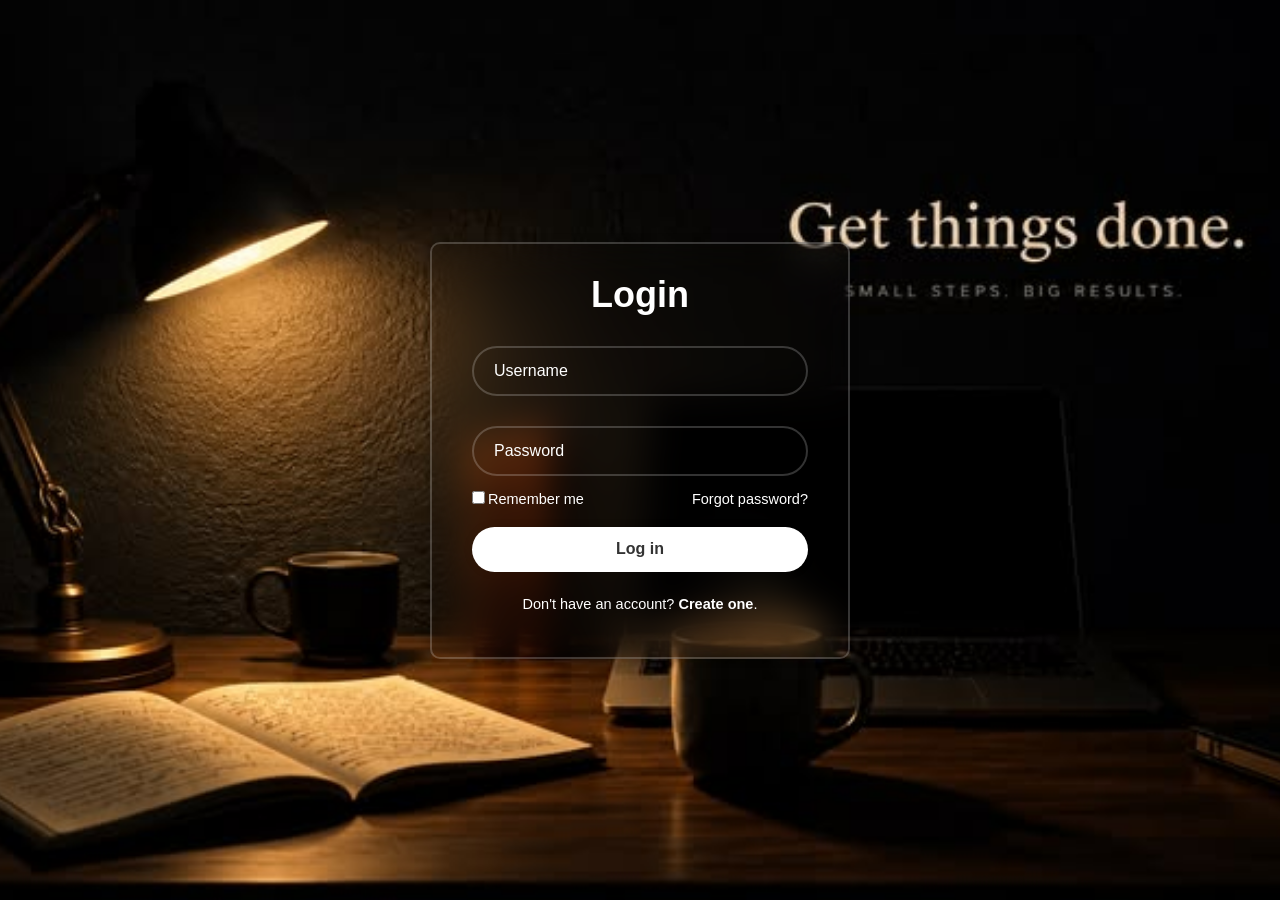
<file: html/index.html>
<!doctype html>
<html lang="en">
  <head>
    <meta charset="UTF-8" />
    <meta name="viewport" content="width=device-width, initial-scale=1.0" />
    <title>StudentHub</title>
    <link rel="stylesheet" href="/css/index.css" />
    <link
      href="https://cdn.boxicons.com/3.0.8/fonts/basic/boxicons.min.css"
      rel="stylesheet"
    />
  </head>
  <body>
    <div class="wrapper">
      <form action="/html/home.html">
        <h1>Login</h1>
        <div class="input-box">
          <input type="text" placeholder="Username" />
          <i class="bx bx-user"></i>
        </div>
        <div class="input-box">
          <input type="password" placeholder="Password" />
          <i class="bx bx-lock"></i>
        </div>
        <div class="remember-forgot">
          <label><input type="checkbox" />Remember me</label>
          <a href="#">Forgot password?</a>
        </div>
        <div class="register-link">
          <button type="submit" class="btn">Log in</button>
          <p>Don't have an account? <a href="create.html">Create one</a>.</p>
        </div>
      </form>
    </div>
  </body>
</html>
</file>
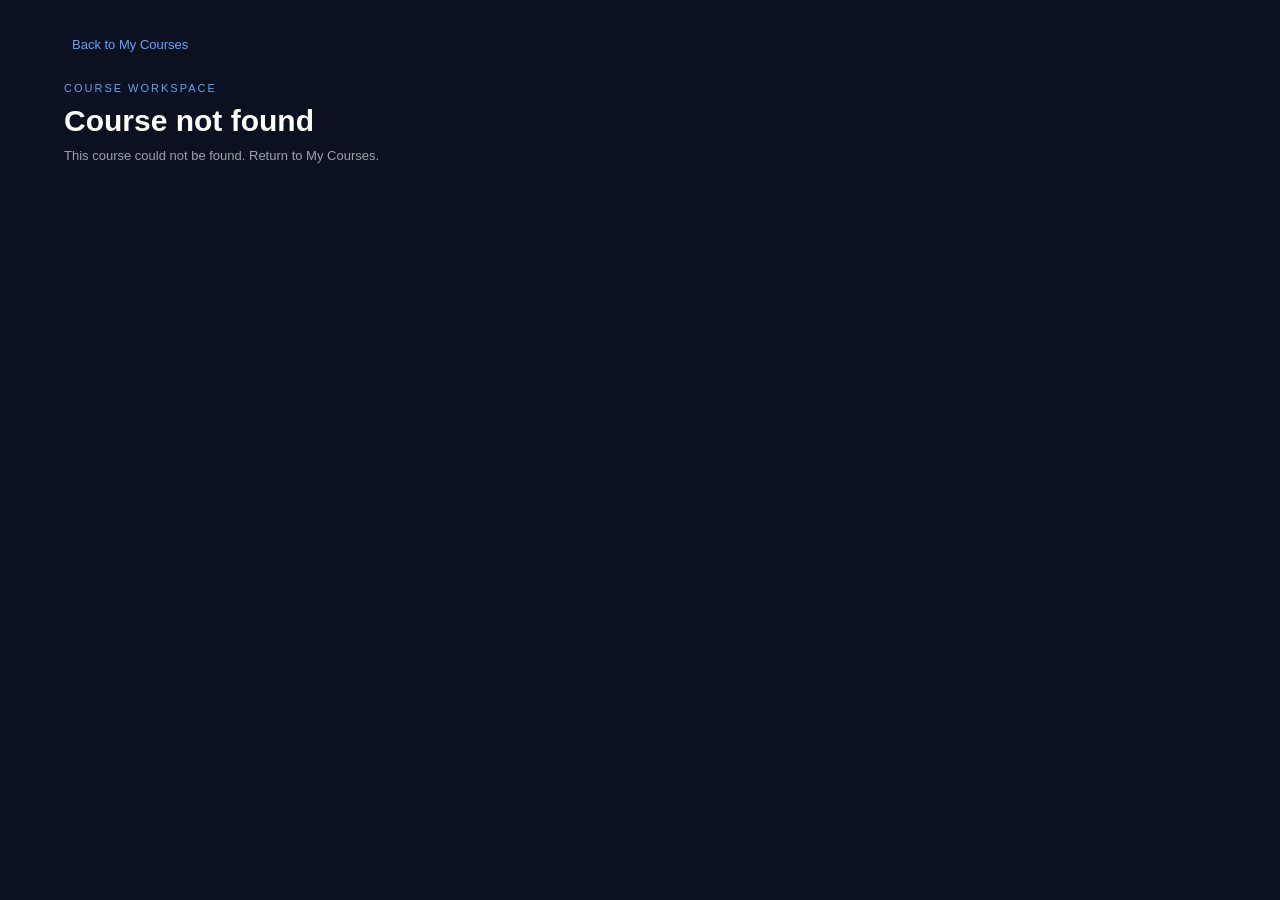
<file: html/course.html>
<!doctype html>
<html lang="en">
  <head>
    <meta charset="UTF-8" />
    <meta name="viewport" content="width=device-width, initial-scale=1.0" />
    <title>Course Workspace | Study Portal</title>

    <link rel="stylesheet" href="/css/course.css" />
    <link
      rel="stylesheet"
      href="https://cdn.boxicons.com/3.0.8/fonts/basic/boxicons.min.css"
    />
  </head>

  <body>
    <header class="workspace-header">
      <a href="/html/courses.html" class="back-link">
        <i class="bx bx-arrow-back"></i>
        Back to My Courses
      </a>

      <div class="course-heading">
        <p>COURSE WORKSPACE</p>
        <h1 id="workspaceCourseName">Loading course...</h1>
        <span id="workspaceCourseDetails"></span>
      </div>
    </header>

    <main>
      <!-- COURSE OVERVIEW -->
      <section class="workspace-overview">
        <div class="overview-card">
          <div class="overview-icon">
            <i class="bx bx-book-open"></i>
          </div>
          <div>
            <p>Course Progress</p>
            <h2 id="workspaceProgress">0%</h2>
          </div>
        </div>

        <div class="overview-card">
          <div class="overview-icon">
            <i class="bx bx-folder"></i>
          </div>
          <div>
            <p>Study Materials</p>
            <h2 id="resourceCount">0</h2>
          </div>
        </div>

        <div class="overview-card">
          <div class="overview-icon">
            <i class="bx bx-task"></i>
          </div>
          <div>
            <p>Assignments</p>
            <h2 id="assignmentCount">0</h2>
          </div>
        </div>

        <div class="overview-card">
          <div class="overview-icon">
            <i class="bx bx-calendar"></i>
          </div>
          <div>
            <p>Upcoming Deadlines</p>
            <h2 id="deadlineCount">0</h2>
          </div>
        </div>
      </section>

      <!-- STUDY MATERIALS -->
      <section class="workspace-section">
        <div class="section-heading">
          <div>
            <h2>Study Materials</h2>
            <p>Upload your files or save useful online resources.</p>
          </div>
        </div>

        <div class="workspace-grid">
          <!-- UPLOAD FILE -->
          <div class="workspace-panel">
            <h3><i class="bx bx-upload"></i> Upload a File</h3>
            <p class="panel-description">
              Add PDFs, Word documents, presentations and other study files.
            </p>

            <form id="fileResourceForm">
              <div class="form-group">
                <label for="resourceFile">Choose a file</label>
                <input
                  type="file"
                  id="resourceFile"
                  accept=".pdf,.doc,.docx,.ppt,.pptx,.xls,.xlsx,.txt"
                  required
                />
              </div>

              <div class="form-group">
                <label for="fileResourceCategory">Resource Category</label>
                <select id="fileResourceCategory" required>
                  <option value="Lecture Notes">Lecture Notes</option>
                  <option value="Textbooks">Textbooks</option>
                  <option value="Presentations">Presentations</option>
                  <option value="Videos">Videos</option>
                  <option value="Past Papers">Past Papers</option>
                  <option value="Other Resources">Other Resources</option>
                </select>
              </div>

              <button type="submit" class="primary-btn">
                <i class="bx bx-upload"></i>
                Upload File
              </button>
            </form>
          </div>

          <!-- ADD EXTERNAL LINK -->
          <div class="workspace-panel">
            <h3><i class="bx bx-link"></i> Add a Resource Link</h3>
            <p class="panel-description">
              Save links to websites, videos and online documents.
            </p>

            <form id="linkResourceForm">
              <div class="form-group">
                <label for="resourceTitle">Resource Name</label>
                <input
                  type="text"
                  id="resourceTitle"
                  placeholder="e.g. IFRS 18 Lecture"
                  required
                />
              </div>

              <div class="form-group">
                <label for="resourceUrl">Resource URL</label>
                <input
                  type="url"
                  id="resourceUrl"
                  placeholder="https://example.com"
                  required
                />
              </div>
              <div class="form-group">
                <label for="linkResourceCategory">Resource Category</label>
                <select id="linkResourceCategory" required>
                  <option value="Lecture Notes">Lecture Notes</option>
                  <option value="Textbooks">Textbooks</option>
                  <option value="Presentations">Presentations</option>
                  <option value="Videos">Videos</option>
                  <option value="Past Papers">Past Papers</option>
                  <option value="Other Resources">Other Resources</option>
                </select>
              </div>

              <button type="submit" class="primary-btn">
                <i class="bx bx-link"></i>
                Save Link
              </button>
            </form>
          </div>
        </div>

        <div class="resource-list">
          <h3>Your Resources</h3>

          <!-- RESOURCE SEARCH -->
          <div class="resource-toolbar">
            <input
              type="search"
              id="resourceSearch"
              placeholder="Search your resources..."
            />

            <select id="resourceCategoryFilter">
              <option value="All">All Categories</option>
              <option value="Lecture Notes">Lecture Notes</option>
              <option value="Textbooks">Textbooks</option>
              <option value="Presentations">Presentations</option>
              <option value="Videos">Videos</option>
              <option value="Past Papers">Past Papers</option>
              <option value="Other Resources">Other Resources</option>
            </select>
            <select id="resourceSort">
              <option value="newest">Newest First</option>
              <option value="oldest">Oldest First</option>
              <option value="az">Name (A–Z)</option>
              <option value="za">Name (Z–A)</option>
            </select>
          </div>

          <div id="resourcesContainer" class="item-list">
            <p class="empty-message">No resources added yet.</p>
          </div>
        </div>
      </section>

      <!-- ASSIGNMENTS -->
      <section class="workspace-section">
        <div class="section-heading">
          <div>
            <h2>Assignments</h2>
            <p>Keep track of your course tasks.</p>
          </div>
        </div>

        <div class="workspace-panel">
          <form id="assignmentForm">
            <div class="form-grid">
              <div class="form-group">
                <label for="assignmentTitle">Assignment Name</label>
                <input
                  type="text"
                  id="assignmentTitle"
                  placeholder="e.g. Accounting Assignment 1"
                  required
                />
              </div>

              <div class="form-group">
                <label for="assignmentDueDate">Due Date</label>
                <input type="date" id="assignmentDueDate" required />
              </div>
            </div>

            <div class="form-group">
              <label for="assignmentDescription">Description</label>
              <textarea
                id="assignmentDescription"
                rows="3"
                placeholder="Add assignment instructions..."
              ></textarea>
            </div>

            <button type="submit" class="primary-btn">
              <i class="bx bx-plus"></i>
              Add Assignment
            </button>
          </form>
        </div>

        <!-- ASSIGNMENT PROGRESS TRACKER -->
        <div class="assignment-progress">
          <div class="progress-heading">
            <h3>Assignment Progress</h3>
            <p>Track how much of your coursework you've completed.</p>
          </div>

          <div class="progress-stats">
            <div class="progress-stat">
              <span>Total Assignments</span>
              <h2 id="progressTotal">0</h2>
            </div>

            <div class="progress-stat">
              <span>Completed</span>
              <h2 id="progressCompleted">0</h2>
            </div>

            <div class="progress-stat">
              <span>Pending</span>
              <h2 id="progressPending">0</h2>
            </div>

            <div class="progress-stat">
              <span>Completion</span>
              <h2 id="progressPercentage">0%</h2>
            </div>
          </div>

          <div class="progress-bar-container">
            <div id="assignmentProgressBar" class="progress-bar-fill"></div>
          </div>

          <p id="progressMessage">
            Add assignments to start tracking your progress.
          </p>
        </div>

        <!-- ASSIGNMENT LIST -->
        <div id="assignmentsContainer" class="item-list">
          <p class="empty-message">No assignments added yet.</p>
        </div>
      </section>

      <!-- DEADLINES -->
      <section class="workspace-section">
        <div class="section-heading">
          <div>
            <h2>Deadlines</h2>
            <p>See upcoming and overdue assignment deadlines.</p>
          </div>
        </div>

        <div id="deadlinesContainer" class="item-list">
          <p class="empty-message">No deadlines available.</p>
        </div>
      </section>
    </main>

    <script src="/js/course.js"></script>
  </body>
</html>
</file>
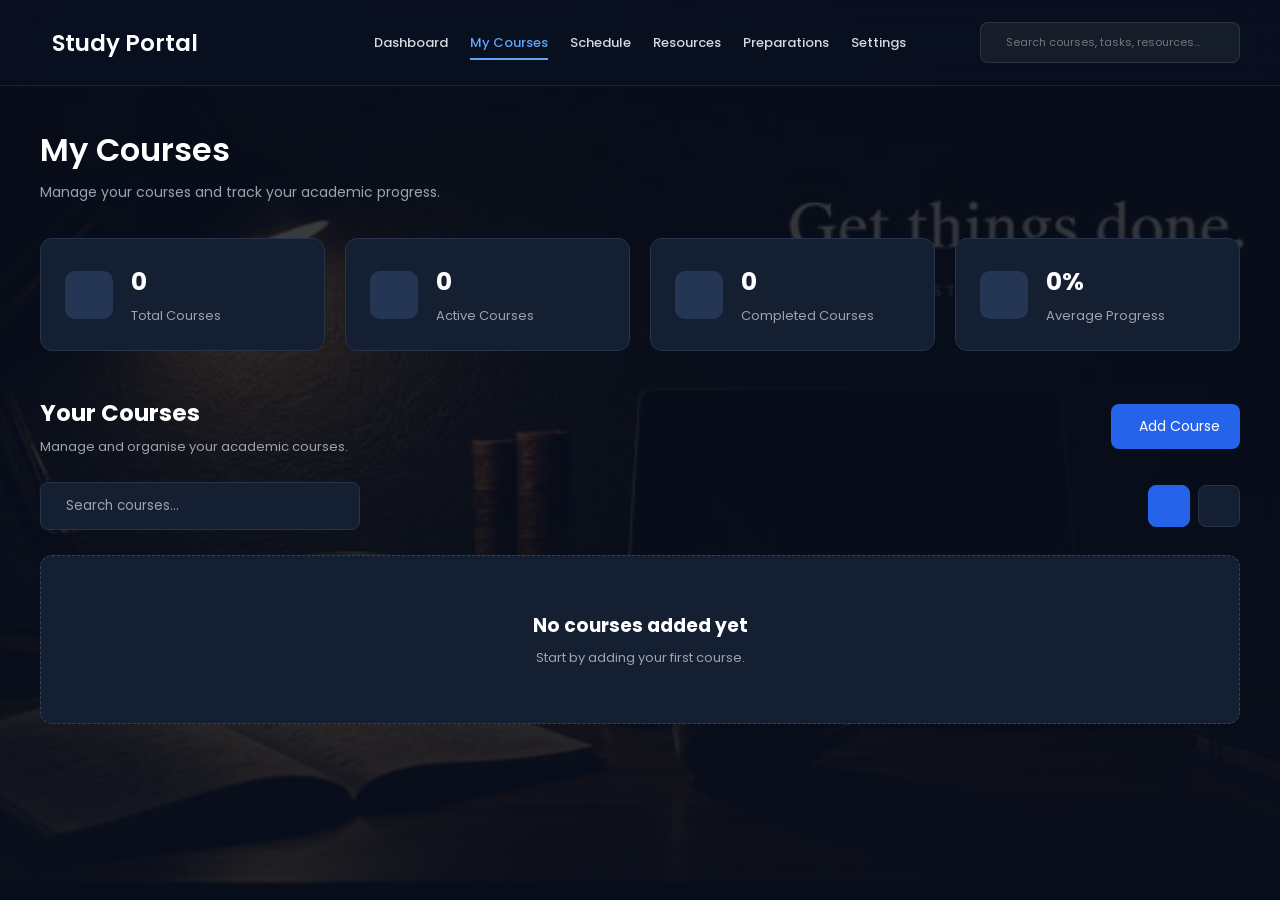
<file: html/courses.html>
<!doctype html>
<html lang="en">
  <head>
    <meta charset="UTF-8" />
    <meta name="viewport" content="width=device-width, initial-scale=1.0" />
    <title>My Courses | Study Portal</title>

    <link rel="stylesheet" href="/css/courses.css" />
    <!-- Poppins Font -->
    <link rel="preconnect" href="https://fonts.googleapis.com" />
    <link rel="preconnect" href="https://fonts.gstatic.com" crossorigin />

    <link
      href="https://fonts.googleapis.com/css2?family=Poppins:wght@400;500;600;700&display=swap"
      rel="stylesheet"
    />
    <link
      rel="stylesheet"
      href="https://cdn.boxicons.com/3.0.8/fonts/basic/boxicons.min.css"
    />
  </head>

  <body>
    <!-- NAVIGATION -->
    <nav class="navbar">
      <div class="study-portal">
        <i class="bx bx-desk"></i>
        <h1>Study Portal</h1>
      </div>

      <div class="links">
        <a href="home.html">Dashboard</a>
        <a href="courses.html" class="active">My Courses</a>
        <a href="schedule.html">Schedule</a>
        <a href="resources.html">Resources</a>
        <a href="preparations.html">Preparations</a>
        <a href="settings.html">Settings</a>
      </div>

      <div class="search-input">
        <i class="bx bx-search-alt"></i>
        <input
          type="search"
          placeholder="Search courses, tasks, resources..."
          aria-label="Search"
        />
      </div>
    </nav>

    <header class="page-header">
      <h1>My Courses</h1>
      <p>Manage your courses and track your academic progress.</p>
    </header>

    <main>
      <!-- COURSE SUMMARY -->
      <section class="course-summary">
        <div class="summary-card">
          <div class="summary-icon">
            <i class="bx bx-book-open"></i>
          </div>
          <div>
            <h3 id="totalCourses">0</h3>
            <p>Total Courses</p>
          </div>
        </div>

        <div class="summary-card">
          <div class="summary-icon">
            <i class="bx bx-bookmark"></i>
          </div>
          <div>
            <h3 id="activeCourses">0</h3>
            <p>Active Courses</p>
          </div>
        </div>

        <div class="summary-card">
          <div class="summary-icon">
            <i class="bx bx-check-circle"></i>
          </div>
          <div>
            <h3 id="completedCourses">0</h3>
            <p>Completed Courses</p>
          </div>
        </div>

        <div class="summary-card">
          <div class="summary-icon">
            <i class="bx bx-trending-up"></i>
          </div>
          <div>
            <h3 id="averageProgress">0%</h3>
            <p>Average Progress</p>
          </div>
        </div>
      </section>

      <!-- ADD COURSE SECTION -->
      <section class="course-management">
        <div class="section-heading">
          <div>
            <h2>Your Courses</h2>
            <p>Manage and organise your academic courses.</p>
          </div>

          <button class="add-course-btn" id="openCourseForm">
            <i class="bx bx-plus"></i>
            Add Course
          </button>
        </div>

        <!-- ADD COURSE FORM -->
        <div class="course-form-container" id="courseFormContainer">
          <form id="courseForm">
            <h3>Add a New Course</h3>

            <div class="form-grid">
              <div class="form-group">
                <label for="courseName">Course Name</label>
                <input
                  type="text"
                  id="courseName"
                  placeholder="e.g. Financial Accounting"
                  required
                />
              </div>

              <div class="form-group">
                <label for="courseCode">Course Code</label>
                <input
                  type="text"
                  id="courseCode"
                  placeholder="e.g. FAC152"
                  required
                />
              </div>

              <div class="form-group">
                <label for="semester">Semester</label>
                <select id="semester" required>
                  <option value="">Select semester</option>
                  <option value="Semester 1">Semester 1</option>
                  <option value="Semester 2">Semester 2</option>
                  <option value="Full Year">Full Year</option>
                </select>
              </div>

              <div class="form-group">
                <label for="courseYear">Academic Year</label>
                <input
                  type="number"
                  id="courseYear"
                  min="2020"
                  max="2100"
                  placeholder="e.g. 2026"
                  required
                />
              </div>
            </div>

            <div class="form-actions">
              <button type="button" id="cancelCourseForm" class="cancel-btn">
                Cancel
              </button>

              <button type="submit" class="save-course-btn">Save Course</button>
            </div>
          </form>
        </div>
      </section>

      <!-- COURSE DISPLAY TOOLBAR -->
      <div class="course-toolbar">
        <div class="course-search">
          <i class="bx bx-search"></i>
          <input
            type="text"
            id="courseSearch"
            placeholder="Search courses..."
          />
        </div>

        <div class="view-controls">
          <button class="view-btn active" id="cardViewBtn" title="Card view">
            <i class="bx bx-grid-alt"></i>
          </button>

          <button class="view-btn" id="listViewBtn" title="List view">
            <i class="bx bx-list-ul"></i>
          </button>
        </div>
      </div>

      <!-- COURSES WILL APPEAR HERE -->
      <div class="courses-container" id="coursesContainer">
        <div class="empty-state" id="emptyState">
          <i class="bx bx-book-open"></i>
          <h3>No courses added yet</h3>
          <p>Start by adding your first course.</p>
        </div>
      </div>

      <!-- EDIT COURSE FORM -->
      <div class="edit-modal" id="editCourseModal">
        <form id="editCourseForm" class="edit-form">
          <h3>Edit Course</h3>

          <input type="hidden" id="editCourseId" />

          <div class="form-group">
            <label for="editCourseName">Course Name</label>
            <input type="text" id="editCourseName" required />
          </div>

          <div class="form-group">
            <label for="editCourseCode">Course Code</label>
            <input type="text" id="editCourseCode" required />
          </div>

          <div class="form-group">
            <label for="editSemester">Semester</label>
            <select id="editSemester" required>
              <option value="Semester 1">Semester 1</option>
              <option value="Semester 2">Semester 2</option>
              <option value="Full Year">Full Year</option>
            </select>
          </div>

          <div class="form-group">
            <label for="editCourseYear">Academic Year</label>
            <input
              type="number"
              id="editCourseYear"
              min="2020"
              max="2100"
              required
            />
          </div>

          <div class="form-actions">
            <button type="button" id="closeEditModal" class="cancel-btn">
              Cancel
            </button>

            <button type="submit" class="save-course-btn">Save Changes</button>
          </div>
        </form>
      </div>
    </main>

    <script src="/js/courses.js"></script>
  </body>
</html>
</file>
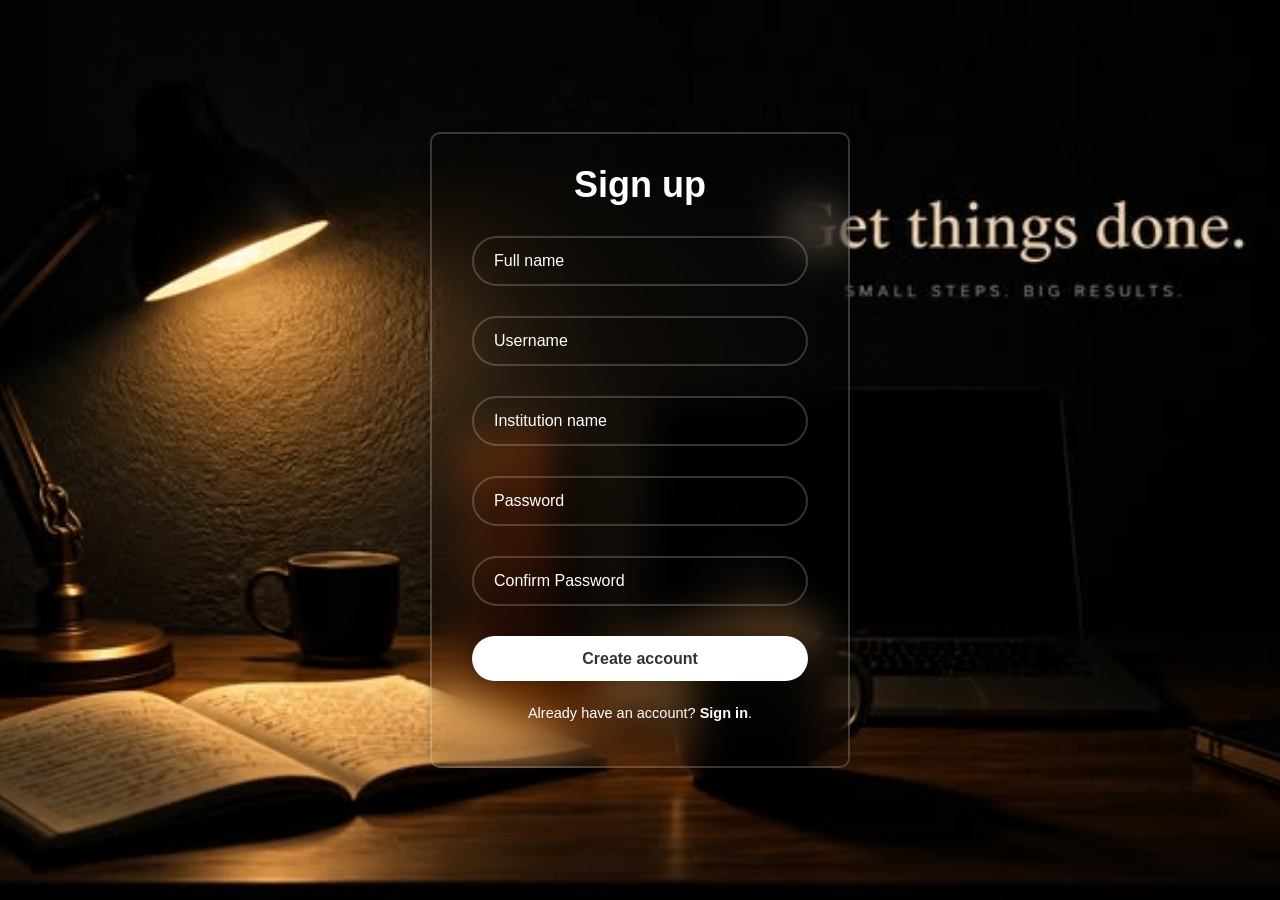
<file: html/create.html>
<!doctype html>
<html lang="en">
  <head>
    <meta charset="UTF-8" />
    <meta name="viewport" content="width=device-width, initial-scale=1.0" />
    <title>Sign Up</title>
    <link rel="stylesheet" href="/css/create.css" />
    <link
      rel="stylesheet"
      href="https://cdn.boxicons.com/3.0.8/fonts/basic/boxicons.min.css"
    />
  </head>
  <body>
    <div class="wrapper">
      <form action="">
        <h1>Sign up</h1>
        <div class="input-box">
          <input type="text" placeholder="Full name" />
          <i class="bx bx-edit"></i>
        </div>
        <div class="input-box">
          <input type="text" placeholder="Username" />
          <i class="bx bx-user"></i>
        </div>
        <div class="input-box">
          <input type="text" placeholder="Institution name" />
          <i class="bx bx-institution"></i>
        </div>
        <div class="input-box">
          <input type="password" placeholder="Password" />
          <i class="bx bx-lock"></i>
        </div>
        <div class="input-box">
          <input type="text" placeholder="Confirm Password" />
          <i class="bx bx-user-check"></i>
        </div>
        <div class="signin-link">
          <button type="submit" class="btn">Create account</button>
          <p>Already have an account? <a href="index.html">Sign in</a>.</p>
        </div>
      </form>
    </div>
  </body>
</html>
</file>
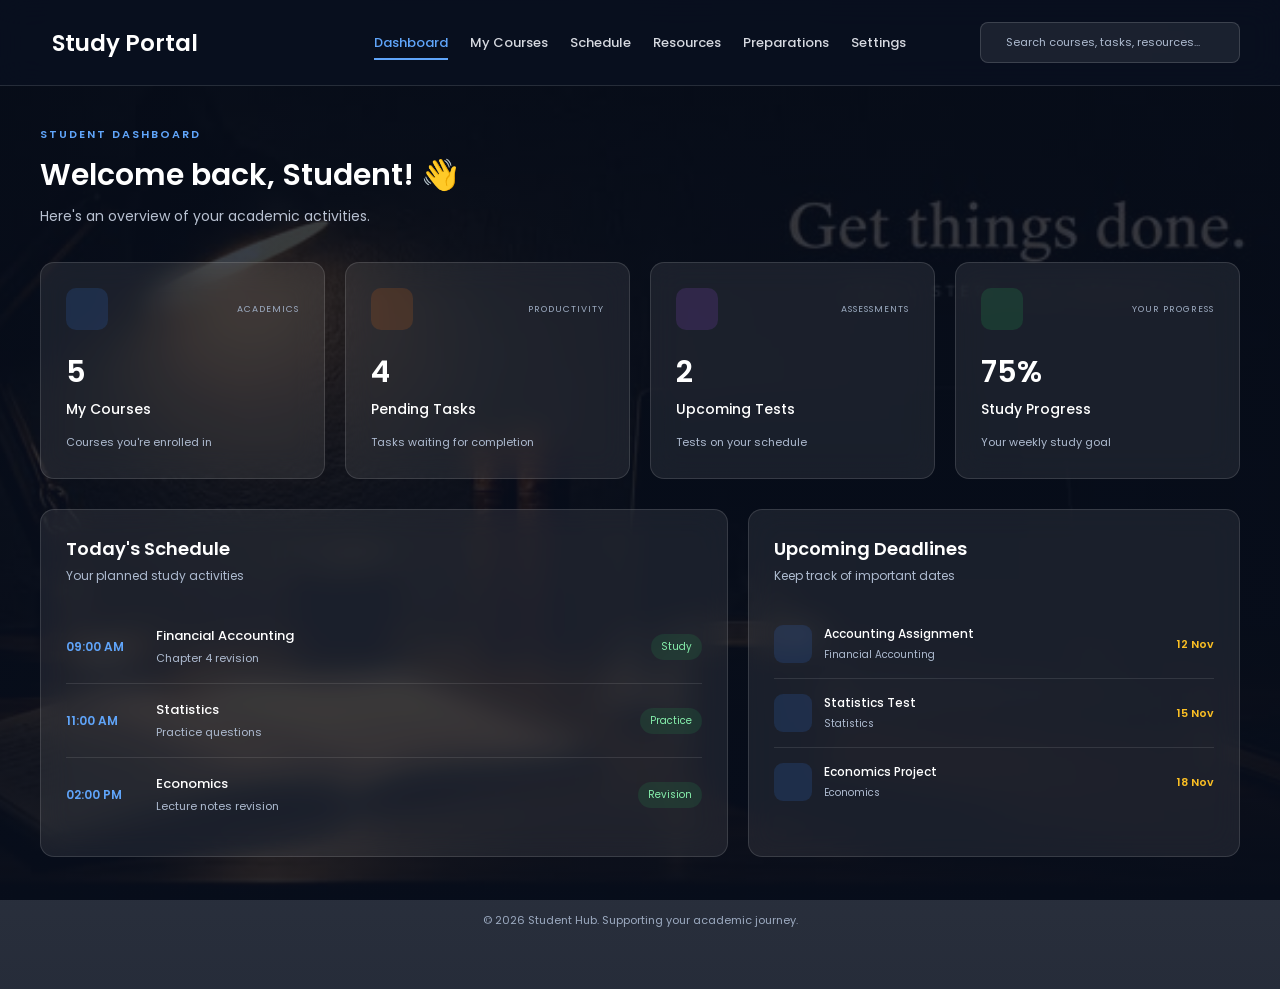
<file: html/home.html>
<!doctype html>
<html lang="en">
  <head>
    <meta charset="UTF-8" />
    <meta name="viewport" content="width=device-width, initial-scale=1.0" />

    <title>Study Portal | Dashboard</title>

    <!-- CSS -->
    <link rel="stylesheet" href="/css/home.css" />

    <!-- Poppins font -->
    <link rel="preconnect" href="https://fonts.googleapis.com" />
    <link rel="preconnect" href="https://fonts.gstatic.com" crossorigin />
    <link
      href="https://fonts.googleapis.com/css2?family=Poppins:wght@400;500;600;700&display=swap"
      rel="stylesheet"
    />

    <!-- Boxicons -->
    <link
      rel="stylesheet"
      href="https://cdn.boxicons.com/3.0.8/fonts/basic/boxicons.min.css"
    />
  </head>

  <body>
    <!-- Navigation -->
    <nav class="navbar">
      <div class="study-portal">
        <i class="bx bx-desk"></i>
        <h1>Study Portal</h1>
      </div>

      <div class="links">
        <a href="home.html" class="active">Dashboard</a>
        <a href="courses.html">My Courses</a>
        <a href="schedule.html">Schedule</a>
        <a href="resources.html">Resources</a>
        <a href="preparations.html">Preparations</a>
        <a href="settings.html">Settings</a>
      </div>

      <div class="search-input">
        <i class="bx bx-search-alt"></i>
        <input
          type="search"
          placeholder="Search courses, tasks, resources..."
          aria-label="Search"
        />
      </div>
    </nav>

    <!-- Main Dashboard -->
    <main class="dashboard">
      <!-- Welcome Section -->
      <section class="welcome">
        <div>
          <p class="welcome-label">STUDENT DASHBOARD</p>
          <h2>Welcome back, Student! 👋</h2>
          <p>Here's an overview of your academic activities.</p>
        </div>
      </section>

      <!-- Summary Cards -->
      <section class="dashboard-cards">
        <article class="card">
          <div class="card-top">
            <div class="card-icon blue">
              <i class="bx bx-book-open"></i>
            </div>
            <span class="card-label">ACADEMICS</span>
          </div>

          <h3>5</h3>
          <p>My Courses</p>
          <small>Courses you're enrolled in</small>
        </article>

        <article class="card">
          <div class="card-top">
            <div class="card-icon orange">
              <i class="bx bx-task"></i>
            </div>
            <span class="card-label">PRODUCTIVITY</span>
          </div>

          <h3>4</h3>
          <p>Pending Tasks</p>
          <small>Tasks waiting for completion</small>
        </article>

        <article class="card">
          <div class="card-top">
            <div class="card-icon purple">
              <i class="bx bx-calendar"></i>
            </div>
            <span class="card-label">ASSESSMENTS</span>
          </div>

          <h3>2</h3>
          <p>Upcoming Tests</p>
          <small>Tests on your schedule</small>
        </article>

        <article class="card">
          <div class="card-top">
            <div class="card-icon green">
              <i class="bx bx-trending-up"></i>
            </div>
            <span class="card-label">YOUR PROGRESS</span>
          </div>

          <h3>75%</h3>
          <p>Study Progress</p>
          <small>Your weekly study goal</small>
        </article>
      </section>

      <!-- Dashboard Content -->
      <section class="dashboard-content">
        <!-- Today's Schedule -->
        <article class="content-panel">
          <div class="panel-heading">
            <div>
              <h2>Today's Schedule</h2>
              <p>Your planned study activities</p>
            </div>

            <i class="bx bx-calendar-event panel-icon"></i>
          </div>

          <div class="schedule-item">
            <div class="schedule-time">09:00 AM</div>
            <div class="schedule-details">
              <h3>Financial Accounting</h3>
              <p>Chapter 4 revision</p>
            </div>
            <span class="schedule-status">Study</span>
          </div>

          <div class="schedule-item">
            <div class="schedule-time">11:00 AM</div>
            <div class="schedule-details">
              <h3>Statistics</h3>
              <p>Practice questions</p>
            </div>
            <span class="schedule-status">Practice</span>
          </div>

          <div class="schedule-item">
            <div class="schedule-time">02:00 PM</div>
            <div class="schedule-details">
              <h3>Economics</h3>
              <p>Lecture notes revision</p>
            </div>
            <span class="schedule-status">Revision</span>
          </div>
        </article>

        <!-- Upcoming Deadlines -->
        <article class="content-panel">
          <div class="panel-heading">
            <div>
              <h2>Upcoming Deadlines</h2>
              <p>Keep track of important dates</p>
            </div>

            <i class="bx bx-alarm panel-icon"></i>
          </div>

          <div class="deadline-item">
            <div class="deadline-icon">
              <i class="bx bx-file"></i>
            </div>

            <div class="deadline-details">
              <h3>Accounting Assignment</h3>
              <p>Financial Accounting</p>
            </div>

            <span class="deadline-date">12 Nov</span>
          </div>

          <div class="deadline-item">
            <div class="deadline-icon">
              <i class="bx bx-book"></i>
            </div>

            <div class="deadline-details">
              <h3>Statistics Test</h3>
              <p>Statistics</p>
            </div>

            <span class="deadline-date">15 Nov</span>
          </div>

          <div class="deadline-item">
            <div class="deadline-icon">
              <i class="bx bx-edit"></i>
            </div>

            <div class="deadline-details">
              <h3>Economics Project</h3>
              <p>Economics</p>
            </div>

            <span class="deadline-date">18 Nov</span>
          </div>
        </article>
      </section>

      <footer class="footer">
        <p>© 2026 Student Hub. Supporting your academic journey.</p>
      </footer>
    </main>
  </body>
</html>
</file>
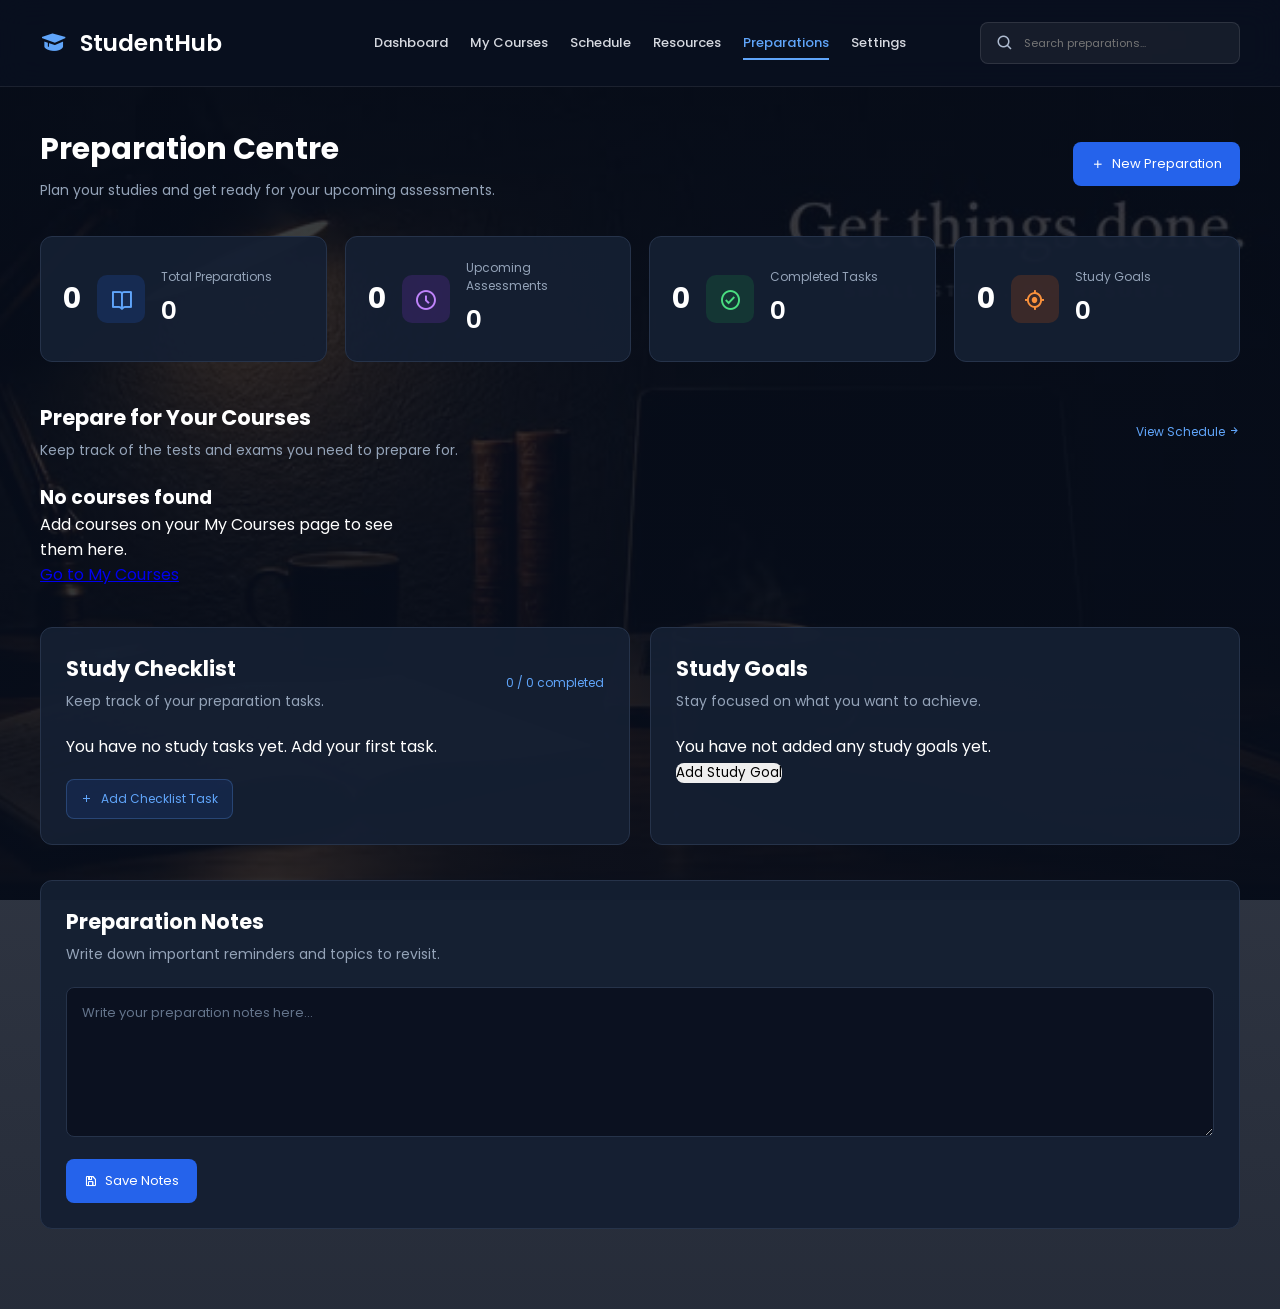
<file: html/preparations.html>
<!doctype html>
<html lang="en">
  <head>
    <meta charset="UTF-8" />
    <meta name="viewport" content="width=device-width, initial-scale=1.0" />

    <title>Preparations | StudentHub</title>

    <link rel="stylesheet" href="/css/preparations.css" />

    <!-- Google Font -->
    <link rel="preconnect" href="https://fonts.googleapis.com" />
    <link rel="preconnect" href="https://fonts.gstatic.com" crossorigin />
    <link
      href="https://fonts.googleapis.com/css2?family=Poppins:wght@300;400;500;600;700&display=swap"
      rel="stylesheet"
    />

    <!-- Boxicons -->
    <link
      href="https://unpkg.com/boxicons@2.1.4/css/boxicons.min.css"
      rel="stylesheet"
    />
  </head>

  <body>
    <!-- NAVIGATION -->
    <nav class="navbar">
      <div class="study-portal">
        <i class="bx bxs-graduation"></i>
        <h1>StudentHub</h1>
      </div>

      <div class="links">
        <a href="/html/home.html">Dashboard</a>
        <a href="/html/courses.html">My Courses</a>
        <a href="/html/schedule.html">Schedule</a>
        <a href="/html/resources.html">Resources</a>
        <a href="/html/preparations.html" class="active">Preparations</a>
        <a href="/html/settings.html">Settings</a>
      </div>

      <div class="search-input">
        <i class="bx bx-search"></i>
        <input type="text" placeholder="Search preparations..." />
      </div>
    </nav>

    <!-- MAIN CONTENT -->
    <main class="main-content">
      <!-- PAGE HEADER -->
      <section class="page-header">
        <div>
          <h1>Preparation Centre</h1>
          <p>Plan your studies and get ready for your upcoming assessments.</p>
        </div>

        <button class="primary-btn" type="button">
          <i class="bx bx-plus"></i>
          New Preparation
        </button>
      </section>

      <!-- OVERVIEW -->
      <section class="overview-grid">
        <div class="overview-card">
          <div class="overview-icon blue">
            <i class="bx bx-book-open"></i>
          </div>
          <div>
            <p>Total Preparations</p>
            <h2>0</h2>
          </div>
        </div>

        <div class="overview-card">
          <div class="overview-icon purple">
            <i class="bx bx-time-five"></i>
          </div>
          <div>
            <p>Upcoming Assessments</p>
            <h2>0</h2>
          </div>
        </div>

        <div class="overview-card">
          <div class="overview-icon green">
            <i class="bx bx-check-circle"></i>
          </div>
          <div>
            <p>Completed Tasks</p>
            <h2>0</h2>
          </div>
        </div>

        <div class="overview-card">
          <div class="overview-icon orange">
            <i class="bx bx-target-lock"></i>
          </div>
          <div>
            <p>Study Goals</p>
            <h2>0</h2>
          </div>
        </div>
      </section>

      <!-- UPCOMING ASSESSMENTS -->
      <section class="content-section">
        <div class="section-heading">
          <div>
            <h2>Upcoming Assessments</h2>
            <p>Keep track of the tests and exams you need to prepare for.</p>
          </div>

          <a href="/html/schedule.html"
            >View Schedule <i class="bx bx-right-arrow-alt"></i
          ></a>
        </div>

        <div class="assessment-grid">
          <div class="assessment-card">
            <div class="assessment-top">
              <span class="assessment-type">Test</span>
              <span class="assessment-status">Upcoming</span>
            </div>

            <h3>Financial Accounting</h3>
            <p><i class="bx bx-calendar"></i> No date added</p>
            <p><i class="bx bx-book"></i> Study the relevant learning units.</p>

            <div class="assessment-progress">
              <div class="progress-label">
                <span>Preparation progress</span>
                <span>0%</span>
              </div>
              <div class="progress-track">
                <div class="progress-fill" style="width: 0%"></div>
              </div>
            </div>
          </div>

          <div class="assessment-card">
            <div class="assessment-top">
              <span class="assessment-type purple-type">Exam</span>
              <span class="assessment-status">Upcoming</span>
            </div>

            <h3>Management</h3>
            <p><i class="bx bx-calendar"></i> No date added</p>
            <p><i class="bx bx-book"></i> Review your study material.</p>

            <div class="assessment-progress">
              <div class="progress-label">
                <span>Preparation progress</span>
                <span>0%</span>
              </div>
              <div class="progress-track">
                <div class="progress-fill purple-fill" style="width: 0%"></div>
              </div>
            </div>
          </div>

          <div class="assessment-card">
            <div class="assessment-top">
              <span class="assessment-type green-type">Assignment</span>
              <span class="assessment-status">Upcoming</span>
            </div>

            <h3>Statistics</h3>
            <p><i class="bx bx-calendar"></i> No date added</p>
            <p><i class="bx bx-book"></i> Practise the relevant questions.</p>

            <div class="assessment-progress">
              <div class="progress-label">
                <span>Preparation progress</span>
                <span>0%</span>
              </div>
              <div class="progress-track">
                <div class="progress-fill green-fill" style="width: 0%"></div>
              </div>
            </div>
          </div>
        </div>
      </section>

      <!-- STUDY CHECKLIST AND GOALS -->
      <section class="two-column-layout">
        <!-- CHECKLIST -->
        <div class="content-panel">
          <div class="section-heading">
            <div>
              <h2>Study Checklist</h2>
              <p>Keep track of your preparation tasks.</p>
            </div>

            <span class="task-count">0 / 5</span>
          </div>

          <div class="checklist">
            <label class="checklist-item">
              <input type="checkbox" />
              <span>Review lecture notes</span>
            </label>

            <label class="checklist-item">
              <input type="checkbox" />
              <span>Read prescribed chapters</span>
            </label>

            <label class="checklist-item">
              <input type="checkbox" />
              <span>Complete practice questions</span>
            </label>

            <label class="checklist-item">
              <input type="checkbox" />
              <span>Review previous assessments</span>
            </label>

            <label class="checklist-item">
              <input type="checkbox" />
              <span>Identify difficult topics</span>
            </label>
          </div>

          <button class="secondary-btn" type="button">
            <i class="bx bx-plus"></i> Add Checklist Task
          </button>
        </div>

        <!-- STUDY GOALS -->
        <div class="content-panel">
          <div class="section-heading">
            <div>
              <h2>Study Goals</h2>
              <p>Stay focused on what you want to achieve.</p>
            </div>
          </div>

          <div class="goal-card">
            <div class="goal-icon">
              <i class="bx bx-bullseye"></i>
            </div>

            <div>
              <h3>Weekly Study Target</h3>
              <p>Set a goal for your weekly study hours.</p>
            </div>
          </div>

          <div class="goal-card">
            <div class="goal-icon">
              <i class="bx bx-book-reader"></i>
            </div>

            <div>
              <h3>Complete Learning Units</h3>
              <p>Work through your course learning units.</p>
            </div>
          </div>

          <div class="goal-card">
            <div class="goal-icon">
              <i class="bx bx-trending-up"></i>
            </div>

            <div>
              <h3>Improve Test Performance</h3>
              <p>Track your progress and improve your results.</p>
            </div>
          </div>
        </div>
      </section>

      <!-- PREPARATION NOTES -->
      <section class="content-panel notes-section">
        <div class="section-heading">
          <div>
            <h2>Preparation Notes</h2>
            <p>Write down important reminders and topics to revisit.</p>
          </div>
        </div>

        <textarea placeholder="Write your preparation notes here..."></textarea>

        <button class="primary-btn save-notes-btn" type="button">
          <i class="bx bx-save"></i> Save Notes
        </button>
      </section>
    </main>

    <script src="/js/preparations.js"></script>
  </body>
</html>
</file>
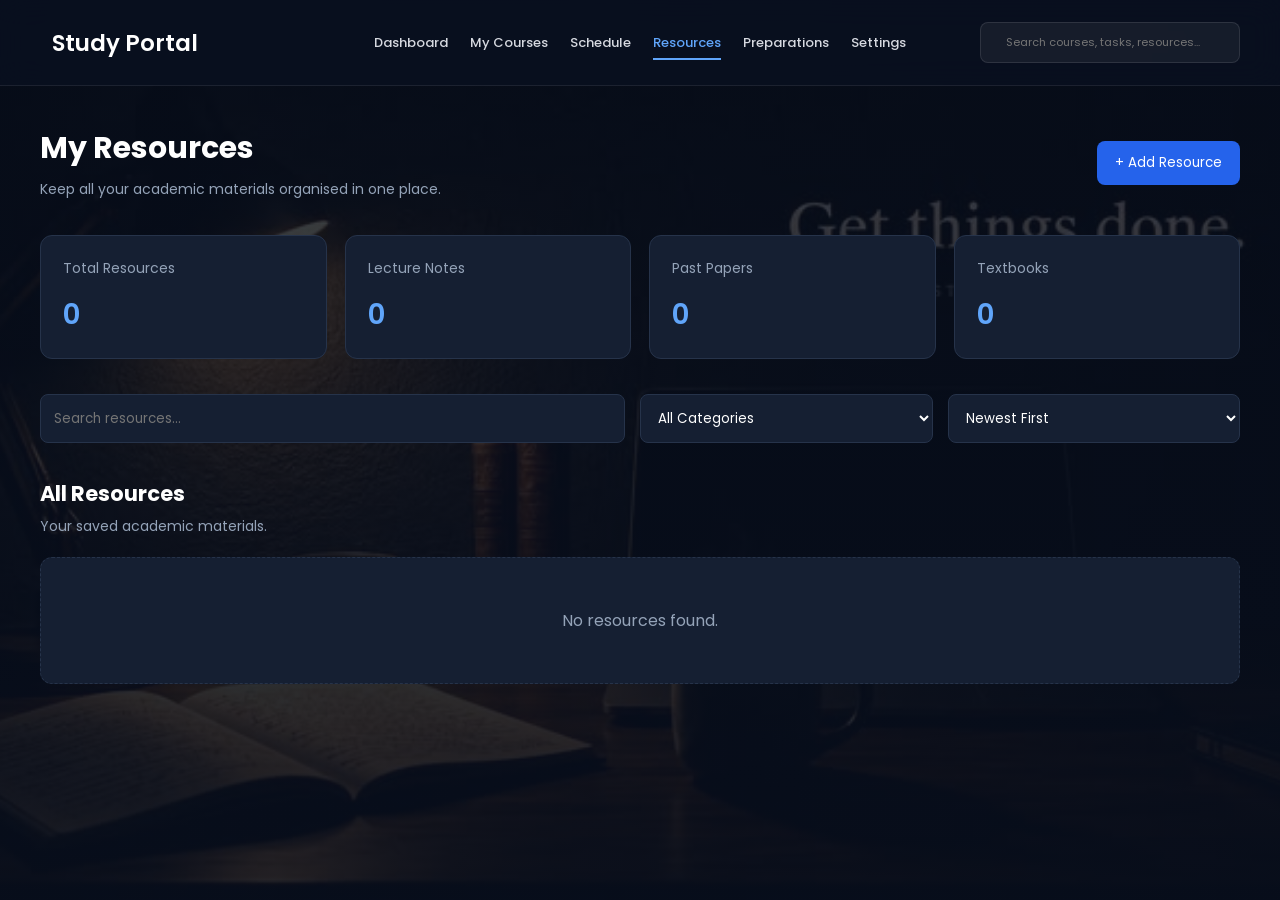
<file: html/resources.html>
<!doctype html>
<html lang="en">
  <head>
    <meta charset="UTF-8" />
    <meta name="viewport" content="width=device-width, initial-scale=1.0" />
    <title>Resources | StudentHub</title>

    <link rel="stylesheet" href="/css/resources.css" />
    <!-- Poppins Font -->
    <link rel="preconnect" href="https://fonts.googleapis.com" />
    <link rel="preconnect" href="https://fonts.gstatic.com" crossorigin />

    <link
      href="https://fonts.googleapis.com/css2?family=Poppins:wght@400;500;600;700&display=swap"
      rel="stylesheet"
    />

    <!-- Boxicons -->
    <link
      rel="stylesheet"
      href="https://cdn.boxicons.com/3.0.8/fonts/basic/boxicons.min.css"
    />
  </head>

  <body>
    <!-- NAVIGATION -->
    <nav class="navbar">
      <div class="study-portal">
        <i class="bx bx-desk"></i>
        <h1>Study Portal</h1>
      </div>

      <div class="links">
        <a href="home.html">Dashboard</a>
        <a href="courses.html">My Courses</a>
        <a href="schedule.html">Schedule</a>
        <a href="resources.html" class="active">Resources</a>
        <a href="preparations.html">Preparations</a>
        <a href="settings.html">Settings</a>
      </div>

      <div class="search-input">
        <i class="bx bx-search-alt"></i>
        <input
          type="search"
          placeholder="Search courses, tasks, resources..."
          aria-label="Search"
        />
      </div>
    </nav>
    <!-- MAIN CONTENT -->
    <main class="main-content">
      <header class="page-header">
        <div>
          <h1>My Resources</h1>
          <p>Keep all your academic materials organised in one place.</p>
        </div>

        <button id="addResourceBtn">+ Add Resource</button>
      </header>

      <!-- OVERVIEW -->
      <section class="overview-grid">
        <div class="overview-card">
          <h3>Total Resources</h3>
          <p id="totalResources">0</p>
        </div>

        <div class="overview-card">
          <h3>Lecture Notes</h3>
          <p id="lectureNotes">0</p>
        </div>

        <div class="overview-card">
          <h3>Past Papers</h3>
          <p id="pastPapers">0</p>
        </div>

        <div class="overview-card">
          <h3>Textbooks</h3>
          <p id="textbooks">0</p>
        </div>
      </section>

      <!-- SEARCH AND FILTER -->
      <section class="resources-toolbar">
        <input
          type="text"
          id="searchResources"
          placeholder="Search resources..."
        />

        <select id="filterCategory">
          <option value="all">All Categories</option>
          <option value="Lecture Notes">Lecture Notes</option>
          <option value="Textbooks">Textbooks</option>
          <option value="Presentations">Presentations</option>
          <option value="Videos">Videos</option>
          <option value="Past Papers">Past Papers</option>
          <option value="Other Resources">Other Resources</option>
        </select>

        <select id="sortResources">
          <option value="newest">Newest First</option>
          <option value="oldest">Oldest First</option>
          <option value="az">A - Z</option>
          <option value="za">Z - A</option>
        </select>
      </section>

      <!-- RESOURCE LIST -->
      <section class="resources-section">
        <div class="section-heading">
          <div>
            <h2>All Resources</h2>
            <p>Your saved academic materials.</p>
          </div>
        </div>

        <div id="resourcesContainer" class="resources-grid">
          <!-- Resources will appear here -->
        </div>
      </section>
    </main>

    <!-- ADD RESOURCE MODAL -->
    <div id="resourceModal" class="modal">
      <div class="modal-content">
        <div class="modal-header">
          <h2>Add Resource</h2>
          <button type="button" id="closeModalBtn">&times;</button>
        </div>

        <form id="resourceForm">
          <label for="resourceTitle">Resource Name</label>
          <input
            type="text"
            id="resourceTitle"
            placeholder="e.g. Financial Accounting Notes"
            required
          />

          <label for="resourceCategory">Category</label>
          <select id="resourceCategory" required>
            <option value="">Select Category</option>
            <option value="Lecture Notes">Lecture Notes</option>
            <option value="Textbooks">Textbooks</option>
            <option value="Presentations">Presentations</option>
            <option value="Videos">Videos</option>
            <option value="Past Papers">Past Papers</option>
            <option value="Other Resources">Other Resources</option>
          </select>

          <label for="resourceCourse">Course / Subject</label>
          <input
            type="text"
            id="resourceCourse"
            placeholder="e.g. Financial Accounting"
          />

          <label for="resourceFile">Upload File</label>
          <input
            type="file"
            id="resourceFile"
            accept=".pdf,.doc,.docx,.ppt,.pptx,.xls,.xlsx,.txt"
          />

          <p class="or-text">OR</p>

          <label for="resourceLink">External Resource Link</label>
          <input
            type="url"
            id="resourceLink"
            placeholder="https://example.com"
          />

          <label for="resourceDescription">Description</label>
          <textarea
            id="resourceDescription"
            placeholder="Add a short description..."
          ></textarea>

          <button type="submit" id="saveResourceBtn">Save Resource</button>
        </form>
      </div>
    </div>

    <script src="/js/resources.js"></script>
  </body>
</html>
</file>
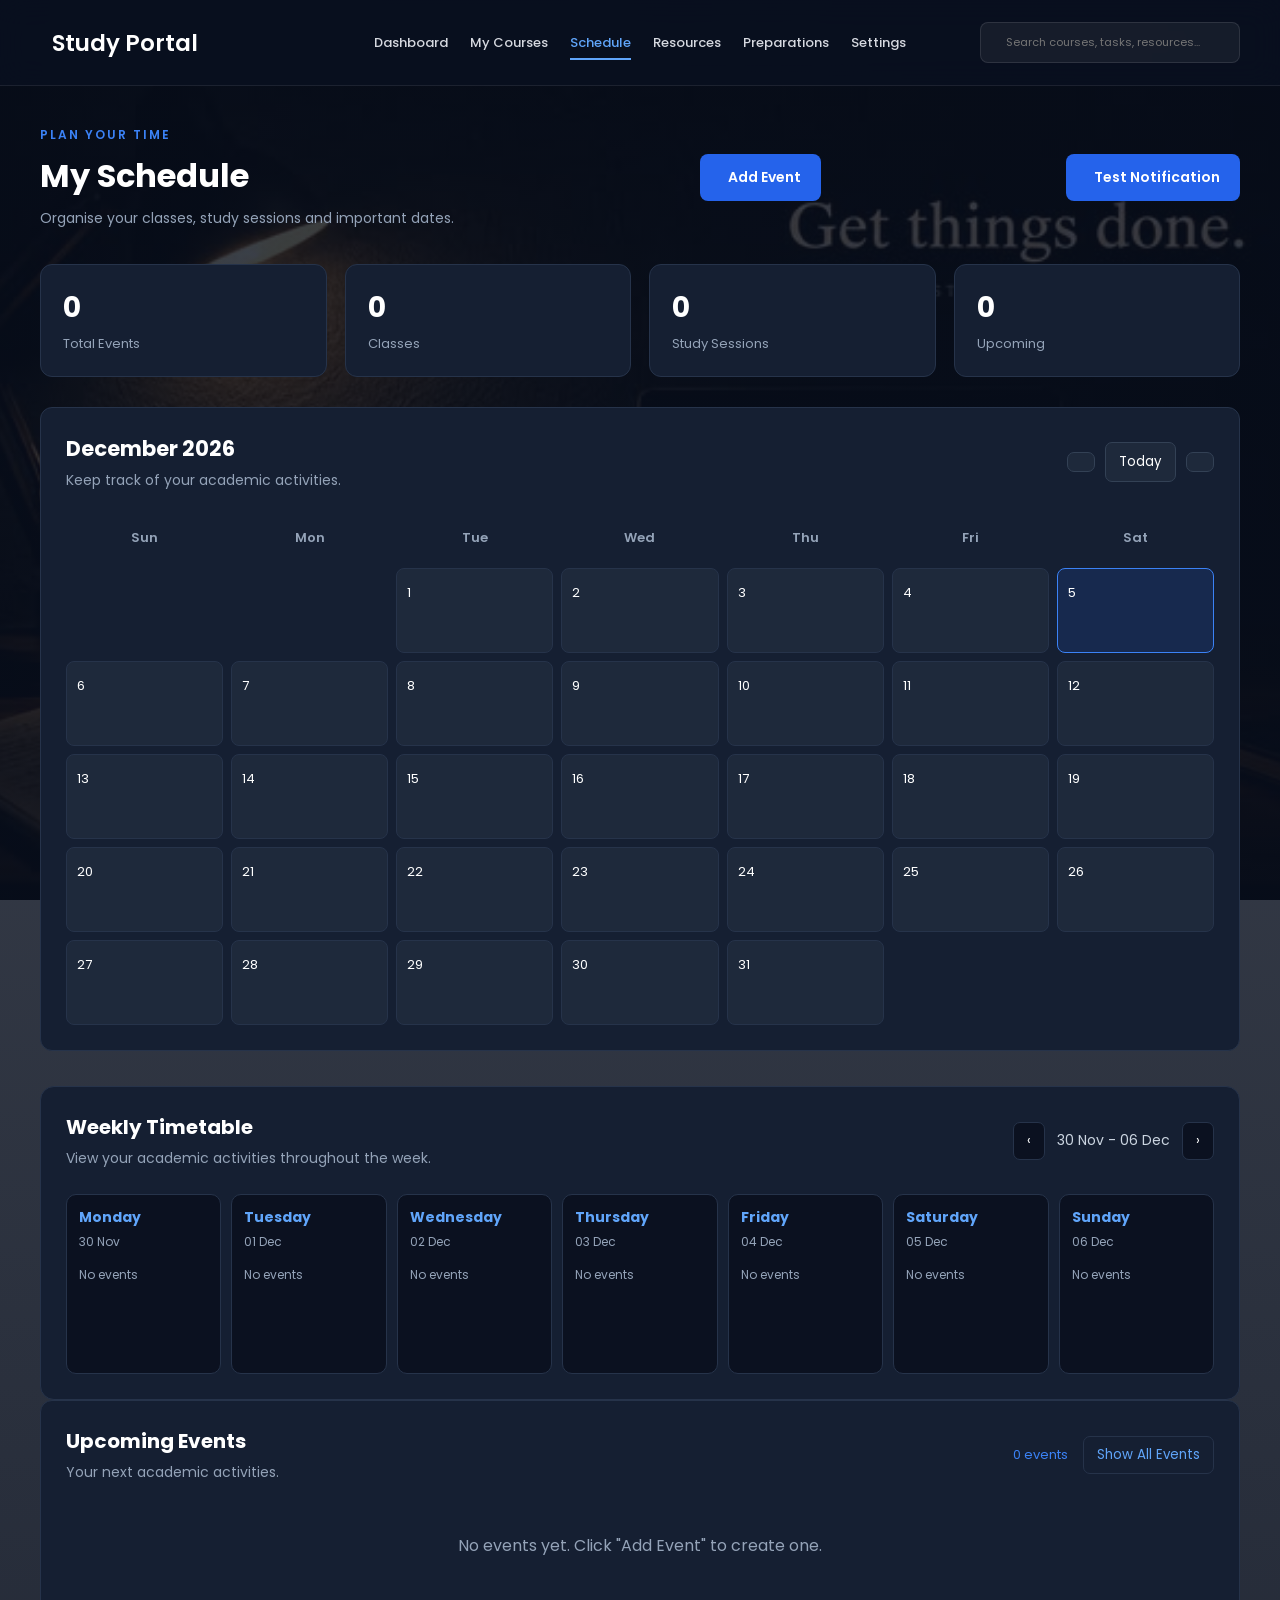
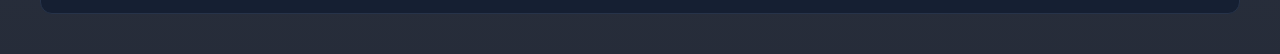
<file: html/schedule.html>
<!doctype html>
<html lang="en">
  <head>
    <meta charset="UTF-8" />
    <meta name="viewport" content="width=device-width, initial-scale=1.0" />

    <title>Schedule | Study Portal</title>

    <link rel="stylesheet" href="/css/schedule.css" />

    <link rel="preconnect" href="https://fonts.googleapis.com" />
    <link rel="preconnect" href="https://fonts.gstatic.com" crossorigin />

    <link
      href="https://fonts.googleapis.com/css2?family=Poppins:wght@400;500;600;700&display=swap"
      rel="stylesheet"
    />

    <link
      rel="stylesheet"
      href="https://cdn.boxicons.com/3.0.8/fonts/basic/boxicons.min.css"
    />
  </head>

  <body>
    <nav class="navbar">
      <div class="study-portal">
        <i class="bx bx-desk"></i>
        <h1>Study Portal</h1>
      </div>

      <div class="links">
        <a href="home.html">Dashboard</a>
        <a href="courses.html">My Courses</a>
        <a href="schedule.html" class="active">Schedule</a>
        <a href="resources.html">Resources</a>
        <a href="preparations.html">Preparations</a>
        <a href="settings.html">Settings</a>
      </div>

      <div class="search-input">
        <i class="bx bx-search-alt"></i>
        <input
          type="search"
          placeholder="Search courses, tasks, resources..."
          aria-label="Search"
        />
      </div>
    </nav>
    <main class="schedule-page">
      <!-- PAGE HEADER -->
      <header class="schedule-header">
        <div>
          <p class="eyebrow">PLAN YOUR TIME</p>
          <h1>My Schedule</h1>
          <p class="subtitle">
            Organise your classes, study sessions and important dates.
          </p>
        </div>

        <button class="add-event-btn" id="addEventBtn">
          <i class="bx bx-plus"></i>
          Add Event
        </button>
        <button class="add-event-btn" id="testNotificationBtn">
          <i class="bx bx-bell"></i>
          Test Notification
        </button>
      </header>

      <!-- SUMMARY CARDS -->
      <section class="schedule-overview">
        <div class="overview-card">
          <i class="bx bx-calendar"></i>
          <h2 id="totalEvents">0</h2>
          <p>Total Events</p>
        </div>

        <div class="overview-card">
          <i class="bx bx-book-open"></i>
          <h2 id="classEvents">0</h2>
          <p>Classes</p>
        </div>

        <div class="overview-card">
          <i class="bx bx-book-reader"></i>
          <h2 id="studyEvents">0</h2>
          <p>Study Sessions</p>
        </div>

        <div class="overview-card">
          <i class="bx bx-alarm"></i>
          <h2 id="upcomingEvents">0</h2>
          <p>Upcoming</p>
        </div>
      </section>

      <!-- CALENDAR CONTROLS -->
      <section class="calendar-section">
        <div class="calendar-header">
          <div>
            <h2 id="calendarMonth">Month Year</h2>
            <p>Keep track of your academic activities.</p>
          </div>

          <div class="calendar-navigation">
            <button id="previousMonth">
              <i class="bx bx-chevron-left"></i>
            </button>

            <button id="todayBtn">Today</button>

            <button id="nextMonth">
              <i class="bx bx-chevron-right"></i>
            </button>
          </div>
        </div>

        <!-- CALENDAR -->
        <div class="calendar-grid">
          <div class="calendar-day">Sun</div>
          <div class="calendar-day">Mon</div>
          <div class="calendar-day">Tue</div>
          <div class="calendar-day">Wed</div>
          <div class="calendar-day">Thu</div>
          <div class="calendar-day">Fri</div>
          <div class="calendar-day">Sat</div>

          <div id="calendarDates" class="calendar-dates"></div>
        </div>
      </section>

      <!-- WEEKLY TIMETABLE -->
      <section class="weekly-section">
        <div class="section-heading">
          <div>
            <h2>Weekly Timetable</h2>
            <p>View your academic activities throughout the week.</p>
          </div>

          <div class="week-navigation">
            <button id="previousWeek">‹</button>
            <span id="weekRange">This Week</span>
            <button id="nextWeek">›</button>
          </div>
        </div>

        <div class="timetable-container">
          <div class="timetable-grid" id="timetableGrid">
            <!-- Weekly timetable will appear here -->
          </div>
        </div>
      </section>

      <!-- UPCOMING EVENTS -->
      <section class="upcoming-section">
        <div class="section-heading">
          <div>
            <h2>Upcoming Events</h2>
            <p>Your next academic activities.</p>
          </div>

          <div class="event-actions">
            <span id="eventCount">0 events</span>
            <button id="showAllEvents">Show All Events</button>
          </div>
        </div>

        <div id="eventsContainer">
          <!-- Events will appear here -->
        </div>
      </section>
    </main>

    <!-- ADD EVENT MODAL -->
    <div class="modal" id="eventModal">
      <div class="modal-content">
        <div class="modal-header">
          <h2>Add New Event</h2>
          <button type="button" id="closeModal">&times;</button>
        </div>

        <form id="eventForm">
          <label for="eventTitle">Event Title</label>
          <input
            type="text"
            id="eventTitle"
            placeholder="e.g. Accounting Lecture"
            required
          />

          <label for="eventType">Event Type</label>
          <select id="eventType" required>
            <option value="">Select event type</option>
            <option value="Class">Class</option>
            <option value="Study Session">Study Session</option>
            <option value="Assignment">Assignment</option>
            <option value="Exam">Exam</option>
            <option value="Other">Other</option>
          </select>

          <label for="eventDate">Date</label>
          <input type="date" id="eventDate" required />

          <label for="eventTime">Start Time</label>
          <input type="time" id="eventTime" required />

          <label for="eventReminder">Event Reminder</label>
          <select id="eventReminder">
            <option value="none">No reminder</option>
            <option value="15">15 minutes before</option>
            <option value="30">30 minutes before</option>
            <option value="60">1 hour before</option>
            <option value="1440">1 day before</option>
          </select>

          <label for="eventDescription">Description (Optional)</label>
          <textarea
            id="eventDescription"
            placeholder="Add some details..."
          ></textarea>

          <button type="submit" class="save-event-btn">Save Event</button>
        </form>
      </div>
    </div>

    <script src="/js/schedule.js"></script>
  </body>
</html>
</file>
<file: css/index.css>
* {
  margin: 0;
  padding: 0;
  box-sizing: border-box;
  font-family: "Poppins", sans-serif;
}

body {
  display: flex;
  justify-content: center;
  align-items: center;
  min-height: 110vh;
  background: url(/img/night\ study.jpg) no-repeat;
  background-size: cover;
  background-position: center;
}

.wrapper {
  width: 420px;
  background: transparent;
  border: 2px solid rgba(255, 255, 255, 0.2);
  backdrop-filter: blur(20px);
  box-shadow: 0 0 10px rgba(0, 0, 0, 0.2);
  color: #fff;
  border-radius: 10px;
  padding: 30px 40px;
}

.wrapper h1 {
  font-size: 36px;
  text-align: center;
}

.wrapper .input-box {
  position: relative;
  width: 100%;
  height: 50px;
  margin: 30px 0;
}

.input-box input {
  width: 100%;
  height: 100%;
  background: transparent;
  border: none;
  outline: none;
  border: 2px solid rgba(255, 255, 255, 0.2);
  border-radius: 40px;
  font-size: 16px;
  color: #fff;
  padding: 20px 45px 20px 20px;
}

.input-box input::placeholder {
  color: #fff;
}

.input-box i {
  position: absolute;
  right: 20px;
  top: 50%;
  transform: translateY(-50%);
  font-size: 20px;
}

.wrapper .remember-forgot {
  display: flex;
  justify-content: space-between;
  font-size: 14.5px;
  margin: -15px 0 15px;
}

.remember-forgot label input {
  accent-color: #fff;
  margin-right: 3px;
}

.remember-forgot a {
  color: #fff;
  text-decoration: none;
}

.remember-forgot a:hover {
  text-decoration: underline;
}

.wrapper .btn {
  width: 100%;
  height: 45px;
  background: #fff;
  border: none;
  outline: none;
  border-radius: 40px;
  box-shadow: 0 0 10px rgba(0, 0, 0, 0.1);
  cursor: pointer;
  font-size: 16px;
  color: #333;
  font-weight: 600;
  margin-bottom: 1.5rem;
}

.wrapper .register-link {
  font-size: 14.5px;
  text-align: center;
  margin: 20px 0 15px;
}

.register-link p a {
  color: #fff;
  text-decoration: none;
  font-weight: 600;
}

.register-link p a:hover {
  text-decoration: underline;
}

/* RESPONSIVE DESIGN */
body {
  min-height: 100vh;
  padding: 20px;
}

.wrapper {
  width: min(420px, 100%);
}

@media (max-width: 480px) {
  .wrapper {
    width: 100%;
    padding: 25px 20px;
  }

  .wrapper h1 {
    font-size: 30px;
  }

  .wrapper .input-box {
    margin: 22px 0;
  }

  .wrapper .remember-forgot {
    flex-wrap: wrap;
    gap: 10px;
    font-size: 13px;
  }

  .wrapper .btn {
    height: 48px;
  }
}

@media (max-width: 360px) {
  .wrapper {
    padding: 22px 15px;
  }

  .wrapper h1 {
    font-size: 27px;
  }

  .input-box input {
    font-size: 14px;
  }
}
</file>
<file: css/course.css>
/* GENERAL RESET */
* {
  margin: 0;
  padding: 0;
  box-sizing: border-box;
  font-family: "Poppins", sans-serif;
}

body {
  min-height: 100vh;
  background: #0b1120;
  color: #ffffff;
  padding: 30px 5%;
}

/* HEADER */
.workspace-header {
  margin-bottom: 35px;
}

.back-link {
  display: inline-flex;
  align-items: center;
  gap: 8px;
  color: #60a5fa;
  text-decoration: none;
  font-size: 13px;
  margin-bottom: 30px;
}

.back-link:hover {
  color: #93c5fd;
}

.course-heading p {
  color: #60a5fa;
  font-size: 11px;
  letter-spacing: 2px;
  margin-bottom: 10px;
}

.course-heading h1 {
  font-size: 30px;
  margin-bottom: 8px;
}

.course-heading span {
  color: #9ca3af;
  font-size: 13px;
}

/* MAIN */
main {
  width: 100%;
  max-width: 1400px;
  margin: 0 auto;
}

/* OVERVIEW */
.workspace-overview {
  display: grid;
  grid-template-columns: repeat(4, 1fr);
  gap: 20px;
  margin-bottom: 45px;
}

.overview-card {
  display: flex;
  align-items: center;
  gap: 15px;
  padding: 22px;
  background: #151f32;
  border: 1px solid #26334a;
  border-radius: 12px;
}

.overview-icon {
  width: 45px;
  height: 45px;
  display: flex;
  align-items: center;
  justify-content: center;
  background: #243653;
  color: #60a5fa;
  border-radius: 10px;
  font-size: 22px;
}

.overview-card p {
  color: #9ca3af;
  font-size: 12px;
  margin-bottom: 7px;
}

.overview-card h2 {
  font-size: 23px;
}

/* SECTIONS */
.workspace-section {
  margin-bottom: 45px;
}

.section-heading {
  margin-bottom: 22px;
}

.section-heading h2 {
  font-size: 22px;
  margin-bottom: 7px;
}

.section-heading p {
  color: #9ca3af;
  font-size: 13px;
}

/* PANELS */
.workspace-grid {
  display: grid;
  grid-template-columns: repeat(2, minmax(0, 1fr));
  gap: 20px;
}

.workspace-panel {
  background: #151f32;
  border: 1px solid #26334a;
  border-radius: 12px;
  padding: 24px;
}

.workspace-panel h3 {
  font-size: 17px;
  margin-bottom: 10px;
}

.workspace-panel h3 i {
  color: #60a5fa;
  margin-right: 5px;
}

.panel-description {
  color: #9ca3af;
  font-size: 12px;
  line-height: 1.6;
  margin-bottom: 22px;
}

/* FORMS */
.form-group {
  display: flex;
  flex-direction: column;
  gap: 9px;
  margin-bottom: 18px;
}

.form-group label {
  color: #d1d5db;
  font-size: 13px;
}

.form-group input,
.form-group textarea,
.form-group select {
  width: 100%;
  padding: 12px;
  border: 1px solid #34435c;
  border-radius: 7px;
  outline: none;
  background: #0b1120;
  color: white;
  font-size: 13px;
}

.form-group input:focus,
.form-group textarea:focus,
.form-group select:focus {
  border-color: #3b82f6;
}

.form-group input[type="file"] {
  padding: 10px;
}

.form-group textarea {
  resize: vertical;
}

.form-group select {
  width: 100%;
  padding: 12px;
  border: 1px solid #34435c;
  border-radius: 7px;
  outline: none;
  background: #0b1120;
  color: white;
  font-size: 13px;
  cursor: pointer;
}

/* FORM GRID */
.form-grid {
  display: grid;
  grid-template-columns: repeat(2, minmax(0, 1fr));
  gap: 18px;
}

/* BUTTONS */
.primary-btn {
  display: inline-flex;
  align-items: center;
  justify-content: center;
  gap: 8px;
  padding: 11px 18px;
  background: #2563eb;
  border: none;
  border-radius: 7px;
  color: white;
  font-size: 13px;
  cursor: pointer;
  transition: 0.2s ease;
}

.primary-btn:hover {
  background: #1d4ed8;
  transform: translateY(-2px);
}

.delete-resource-btn,
.delete-assignment-btn {
  padding: 8px 12px;
  background: #3b2029;
  border: 1px solid #65313d;
  color: #f87171;
  border-radius: 6px;
  cursor: pointer;
  font-size: 12px;
}

.edit-resource-btn {
  padding: 8px 12px;
  background: #243653;
  border: 1px solid #34547c;
  color: #60a5fa;
  border-radius: 6px;
  cursor: pointer;
  font-size: 12px;
  transition: 0.2s ease;
}

.edit-resource-btn:hover {
  background: #30496d;
}

.delete-resource-btn:hover,
.delete-assignment-btn:hover {
  background: #542833;
}

/* RESOURCE LIST */
.resource-list {
  margin-top: 30px;
}

.resource-list h3 {
  font-size: 17px;
  margin-bottom: 15px;
}

.item-list {
  display: flex;
  flex-direction: column;
  gap: 12px;
  margin-top: 18px;
}

.resource-item,
.assignment-item,
.deadline-item {
  display: flex;
  justify-content: space-between;
  align-items: center;
  gap: 15px;
  padding: 18px;
  background: #151f32;
  border: 1px solid #26334a;
  border-radius: 10px;
}

.item-information {
  min-width: 0;
}

.item-information h4 {
  font-size: 14px;
  margin-bottom: 6px;
  overflow-wrap: anywhere;
}

.item-information p {
  color: #9ca3af;
  font-size: 12px;
  line-height: 1.6;
  overflow-wrap: anywhere;
}

.resource-type {
  color: #60a5fa !important;
  font-size: 11px !important;
  margin-top: 4px;
}

.resource-actions {
  display: flex;
  align-items: center;
  gap: 8px;
  flex-shrink: 0;
}

.resource-open-link {
  color: #60a5fa;
  text-decoration: none;
  font-size: 12px;
}

.resource-open-link:hover {
  text-decoration: underline;
}

/* ASSIGNMENT STATUS */
.assignment-status {
  display: inline-block;
  margin-top: 8px;
  padding: 5px 9px;
  border-radius: 20px;
  background: #243653;
  color: #93c5fd;
  font-size: 11px;
}

.assignment-status.completed {
  background: #173b32;
  color: #4ade80;
}

.assignment-status.overdue {
  background: #3b2029;
  color: #f87171;
}

/* ASSIGNMENT CONTROLS */
.assignment-controls {
  display: flex;
  align-items: center;
  gap: 10px;
  flex-shrink: 0;
}

.assignment-controls select {
  padding: 8px;
  background: #0b1120;
  border: 1px solid #34435c;
  color: white;
  border-radius: 6px;
  font-size: 12px;
}

/* DEADLINE ITEMS */
.deadline-date {
  color: #60a5fa;
  font-size: 12px;
  margin-top: 5px;
}

.deadline-item.overdue {
  border-color: #65313d;
}

.deadline-item.completed {
  border-color: #27634c;
}

/* EMPTY MESSAGE */
.empty-message {
  padding: 25px;
  text-align: center;
  color: #9ca3af;
  background: #151f32;
  border: 1px dashed #34435c;
  border-radius: 10px;
  font-size: 13px;
}

/* RESPONSIVE DESIGN */
@media (max-width: 1000px) {
  .workspace-overview {
    grid-template-columns: repeat(2, 1fr);
  }
}

@media (max-width: 700px) {
  .workspace-grid {
    grid-template-columns: 1fr;
  }

  .form-grid {
    grid-template-columns: 1fr;
    gap: 0;
  }

  .resource-item,
  .assignment-item,
  .deadline-item {
    align-items: flex-start;
    flex-direction: column;
  }

  .resource-actions,
  .assignment-controls {
    width: 100%;
    justify-content: flex-start;
  }
}

@media (max-width: 500px) {
  .workspace-overview {
    grid-template-columns: 1fr;
  }

  .course-heading h1 {
    font-size: 25px;
  }

  body {
    padding: 22px 5%;
  }
}

/* ===================================
   ASSIGNMENT PROGRESS TRACKER
=================================== */

.assignment-progress {
  background: #151f32;
  border: 1px solid #26334a;
  border-radius: 14px;
  padding: 25px;
  margin: 25px 0;
}

.progress-heading h3 {
  color: #ffffff;
  margin-bottom: 8px;
}

.progress-heading p {
  color: #94a3b8;
  font-size: 14px;
  margin-bottom: 22px;
}

.progress-stats {
  display: grid;
  grid-template-columns: repeat(4, 1fr);
  gap: 15px;
}

.progress-stat {
  background: #0b1120;
  border: 1px solid #26334a;
  border-radius: 10px;
  padding: 18px;
}

.progress-stat span {
  color: #94a3b8;
  font-size: 13px;
}

.progress-stat h2 {
  color: #ffffff;
  font-size: 27px;
  margin-top: 10px;
}

.progress-stat:nth-child(2) h2 {
  color: #22c55e;
}

.progress-stat:nth-child(3) h2 {
  color: #f59e0b;
}

.progress-stat:nth-child(4) h2 {
  color: #3b82f6;
}

.progress-bar-container {
  width: 100%;
  height: 12px;
  background: #26334a;
  border-radius: 20px;
  overflow: hidden;
  margin-top: 25px;
}

.progress-bar-fill {
  width: 0%;
  height: 100%;
  background: #2563eb;
  border-radius: 20px;
  transition: width 0.4s ease;
}

#progressMessage {
  color: #94a3b8;
  font-size: 13px;
  margin-top: 12px;
}

@media (max-width: 700px) {
  .progress-stats {
    grid-template-columns: repeat(2, 1fr);
  }
}

@media (max-width: 400px) {
  .progress-stats {
    grid-template-columns: 1fr;
  }
}

/* RESOURCE TOOLBAR */
.resource-toolbar {
  display: flex;
  align-items: center;
  gap: 12px;
  flex-wrap: wrap;
  margin-bottom: 20px;
}

.resource-toolbar input,
.resource-toolbar select {
  background: #151f32;
  color: #ffffff;
  border: 1px solid #26334a;
  border-radius: 8px;
  padding: 12px 14px;
  font-size: 14px;
  outline: none;
}

.resource-toolbar input {
  flex: 1;
  min-width: 200px;
}

.resource-toolbar select {
  min-width: 160px;
  cursor: pointer;
}

.resource-toolbar input:focus,
.resource-toolbar select:focus {
  border-color: #2563eb;
}

.resource-toolbar select option {
  background: #151f32;
  color: #ffffff;
}

@media (max-width: 600px) {
  .resource-toolbar {
    flex-direction: column;
    align-items: stretch;
  }

  .resource-toolbar input,
  .resource-toolbar select {
    width: 100%;
  }
}
</file>
<file: css/courses.css>
/* GENERAL RESET */
* {
  margin: 0;
  padding: 0;
  box-sizing: border-box;
  font-family: "Poppins", sans-serif;
}

body {
  min-height: 100vh;
  background:
    linear-gradient(rgba(8, 15, 30, 0.78), rgba(8, 15, 30, 0.88)),
    url("/img/night study.jpg") no-repeat center center fixed;
  background-size: cover;
  color: #ffffff;
  padding: 0;
}

/* PAGE HEADER */
.page-header {
  max-width: 1400px;
  margin: 0 auto 35px;
  padding: 40px 40px 0;
}

.page-header h1 {
  font-size: 32px;
  font-weight: 600;
  margin-bottom: 8px;
}

.page-header p {
  color: #9ca3af;
  font-size: 14px;
}

/* MAIN CONTENT */
main {
  width: 100%;
  max-width: 1400px;
  margin: 0 auto;
  padding: 0 40px 40px;
}

/* COURSE SUMMARY */
.course-summary {
  display: grid;
  grid-template-columns: repeat(4, 1fr);
  gap: 20px;
  margin-top: 30px;
}

.summary-card {
  display: flex;
  align-items: center;
  gap: 18px;
  padding: 24px;
  background: #151f32;
  border: 1px solid #26334a;
  border-radius: 12px;
  transition: 0.3s ease;
}

.summary-card:hover {
  transform: translateY(-5px);
  border-color: #3b82f6;
}

.summary-icon {
  width: 48px;
  height: 48px;
  display: flex;
  align-items: center;
  justify-content: center;
  background: #243653;
  border-radius: 10px;
  font-size: 23px;
  color: #60a5fa;
}

.summary-card h3 {
  font-size: 25px;
  margin-bottom: 5px;
}

.summary-card p {
  font-size: 13px;
  color: #9ca3af;
}

/* RESPONSIVE DESIGN */
@media (max-width: 900px) {
  .course-summary {
    grid-template-columns: repeat(2, 1fr);
  }
}

@media (max-width: 500px) {
  .course-summary {
    grid-template-columns: 1fr;
  }
}

/* COURSE MANAGEMENT */
.course-management {
  margin-top: 45px;
}

.section-heading {
  display: flex;
  justify-content: space-between;
  align-items: center;
  margin-bottom: 25px;
}

.section-heading h2 {
  font-size: 23px;
  margin-bottom: 7px;
}

.section-heading p {
  color: #9ca3af;
  font-size: 13px;
}

/* ADD COURSE BUTTON */
.add-course-btn {
  display: flex;
  align-items: center;
  gap: 8px;
  padding: 12px 20px;
  border: none;
  border-radius: 8px;
  background: #2563eb;
  color: white;
  font-size: 14px;
  cursor: pointer;
  transition: 0.3s ease;
}

.add-course-btn:hover {
  background: #1d4ed8;
  transform: translateY(-2px);
}

.add-course-btn i {
  font-size: 19px;
}

/* COURSE FORM */
.course-form-container {
  display: none;
  background: #151f32;
  border: 1px solid #26334a;
  border-radius: 12px;
  padding: 25px;
  margin-bottom: 30px;
}

.course-form-container.show {
  display: block;
}

.course-form-container h3 {
  margin-bottom: 22px;
  font-size: 19px;
}

.form-grid {
  display: grid;
  grid-template-columns: repeat(2, 1fr);
  gap: 20px;
}

.form-group {
  display: flex;
  flex-direction: column;
  gap: 9px;
}

.form-group label {
  font-size: 13px;
  color: #d1d5db;
}

.form-group input,
.form-group select {
  width: 100%;
  padding: 13px;
  border: 1px solid #34435c;
  border-radius: 7px;
  outline: none;
  background: #0b1120;
  color: white;
  font-size: 13px;
}

.form-group input:focus,
.form-group select:focus {
  border-color: #3b82f6;
}

.form-actions {
  display: flex;
  justify-content: flex-end;
  gap: 12px;
  margin-top: 25px;
}

.cancel-btn,
.save-course-btn {
  padding: 11px 20px;
  border-radius: 7px;
  cursor: pointer;
  font-size: 13px;
}

.cancel-btn {
  background: transparent;
  color: #d1d5db;
  border: 1px solid #34435c;
}

.save-course-btn {
  background: #2563eb;
  color: white;
  border: none;
}

.save-course-btn:hover {
  background: #1d4ed8;
}

/* MOBILE */
@media (max-width: 600px) {
  .section-heading {
    align-items: flex-start;
    gap: 15px;
    flex-direction: column;
  }

  .form-grid {
    grid-template-columns: 1fr;
  }
}

/* COURSE TOOLBAR */
.course-toolbar {
  display: flex;
  justify-content: space-between;
  align-items: center;
  gap: 15px;
  margin: 25px 0;
}

.course-search {
  display: flex;
  align-items: center;
  gap: 10px;
  background: #151f32;
  border: 1px solid #26334a;
  border-radius: 8px;
  padding: 0 15px;
  width: 320px;
}

.course-search i {
  color: #9ca3af;
  font-size: 19px;
}

.course-search input {
  width: 100%;
  padding: 13px 0;
  background: transparent;
  border: none;
  outline: none;
  color: white;
}

.course-search input::placeholder {
  color: #9ca3af;
}

/* VIEW CONTROLS */
.view-controls {
  display: flex;
  gap: 8px;
}

.view-btn {
  width: 42px;
  height: 42px;
  background: #151f32;
  color: #9ca3af;
  border: 1px solid #26334a;
  border-radius: 8px;
  cursor: pointer;
  font-size: 20px;
}

.view-btn.active {
  background: #2563eb;
  color: white;
  border-color: #2563eb;
}

/* COURSES CONTAINER */
.courses-container {
  display: grid;
  grid-template-columns: repeat(3, minmax(0, 1fr));
  gap: 20px;
}

.empty-state {
  grid-column: 1 / -1;
  text-align: center;
  padding: 55px 20px;
  background: #151f32;
  border: 1px dashed #34435c;
  border-radius: 12px;
}

.empty-state i {
  font-size: 42px;
  color: #60a5fa;
  margin-bottom: 15px;
}

.empty-state h3 {
  margin-bottom: 8px;
}

.empty-state p {
  color: #9ca3af;
  font-size: 13px;
}

@media (max-width: 900px) {
  .courses-container {
    grid-template-columns: repeat(2, minmax(0, 1fr));
  }
}

@media (max-width: 600px) {
  .course-toolbar {
    flex-direction: column;
    align-items: stretch;
  }

  .course-search {
    width: 100%;
  }

  .courses-container {
    grid-template-columns: 1fr;
  }
}

/* EDIT COURSE MODAL */
.edit-modal {
  display: none;
  position: fixed;
  inset: 0;
  z-index: 1000;
  background: rgba(0, 0, 0, 0.75);
  justify-content: center;
  align-items: center;
  padding: 20px;
}

.edit-modal.show {
  display: flex;
}

.edit-form {
  width: 100%;
  max-width: 500px;
  padding: 28px;
  background: #151f32;
  border: 1px solid #34435c;
  border-radius: 14px;
  display: flex;
  flex-direction: column;
  gap: 18px;
}

.edit-form h3 {
  font-size: 21px;
  margin-bottom: 5px;
}

.edit-form .form-group input,
.edit-form .form-group select {
  width: 100%;
}

/* COURSE ACTION BUTTONS */
.course-actions {
  display: flex;
  gap: 10px;
  margin-top: 20px;
}

.edit-course-btn,
.delete-course-btn {
  flex: 1;
  padding: 10px;
  border-radius: 7px;
  font-size: 12px;
  cursor: pointer;
  transition: 0.2s ease;
}

.edit-course-btn {
  background: #243653;
  color: #60a5fa;
  border: 1px solid #344b6b;
}

.edit-course-btn:hover {
  background: #304968;
}

.delete-course-btn {
  background: #3b2029;
  color: #f87171;
  border: 1px solid #65313d;
}

.delete-course-btn:hover {
  background: #542833;
}

/* COURSE CARDS */
.course-card {
  background: #151f32;
  border: 1px solid #26334a;
  border-radius: 12px;
  padding: 22px;
  transition: 0.3s ease;
  min-width: 0;
}

.course-card:hover {
  border-color: #3b82f6;
  transform: translateY(-3px);
}

.course-card-header {
  display: flex;
  justify-content: space-between;
  align-items: flex-start;
  gap: 12px;
  margin-bottom: 15px;
}

.course-card-header h3 {
  font-size: 17px;
  font-weight: 600;
  overflow-wrap: anywhere;
}

.course-status {
  flex-shrink: 0;
  padding: 5px 9px;
  border-radius: 20px;
  background: #173b32;
  color: #4ade80;
  font-size: 11px;
}

.course-code {
  color: #60a5fa;
  font-size: 13px;
  margin-bottom: 8px;
}

.course-details {
  color: #9ca3af;
  font-size: 12px;
  margin-bottom: 22px;
}

/* COURSE PROGRESS */
.course-progress-info {
  display: flex;
  justify-content: space-between;
  align-items: center;
  gap: 10px;
  margin-bottom: 10px;
  font-size: 12px;
  color: #9ca3af;
}

.course-progress-info strong {
  color: #60a5fa;
  font-size: 13px;
}

.course-progress-bar {
  height: 8px;
  width: 100%;
  background: #26334a;
  border-radius: 20px;
  overflow: hidden;
}

.course-progress-fill {
  height: 100%;
  background: #3b82f6;
  border-radius: 20px;
  transition: width 0.2s ease;
}

/* PROGRESS SLIDER */
.course-progress-slider {
  width: 100%;
  margin-top: 15px;
  cursor: pointer;
  accent-color: #3b82f6;
}

/* LIST VIEW */
.courses-container.list-view {
  grid-template-columns: 1fr;
}

.courses-container.list-view .course-card {
  display: grid;
  grid-template-columns:
    minmax(150px, 1.2fr) minmax(100px, 0.7fr) minmax(120px, 1fr)
    minmax(160px, 1.2fr) minmax(130px, 0.8fr);
  align-items: center;
  gap: 15px;
}

.courses-container.list-view .course-card-header,
.courses-container.list-view .course-code,
.courses-container.list-view .course-details,
.courses-container.list-view .course-progress-info,
.courses-container.list-view .course-actions {
  margin: 0;
}

.courses-container.list-view .course-card-header {
  flex-direction: column;
  gap: 8px;
}

.courses-container.list-view .course-progress-slider {
  grid-column: 4;
  margin-top: -8px;
}

.courses-container.list-view .course-actions {
  grid-column: 5;
  grid-row: 1 / span 2;
}

@media (max-width: 900px) {
  .courses-container.list-view .course-card {
    grid-template-columns: repeat(2, minmax(0, 1fr));
  }

  .courses-container.list-view .course-progress-slider {
    grid-column: auto;
    margin-top: 0;
  }

  .courses-container.list-view .course-actions {
    grid-column: auto;
    grid-row: auto;
  }
}

@media (max-width: 600px) {
  .courses-container.list-view .course-card {
    grid-template-columns: 1fr;
  }
}

/* DASHBOARD NAVIGATION */
.navbar {
  display: grid;
  grid-template-columns: 1fr auto 1fr;
  align-items: center;
  gap: 20px;
  width: 100%;
  padding: 22px 40px;
  background: rgba(10, 18, 35, 0.65);
  backdrop-filter: blur(15px);
  border-bottom: 1px solid rgba(255, 255, 255, 0.08);
}

.study-portal {
  display: flex;
  align-items: center;
  gap: 12px;
  white-space: nowrap;
}

.study-portal i {
  font-size: 28px;
  color: #60a5fa;
}

.study-portal h1 {
  font-size: 23px;
  font-weight: 600;
}

.links {
  display: flex;
  align-items: center;
  justify-content: center;
  gap: 22px;
}

.links a {
  position: relative;
  color: #d6d9e0;
  text-decoration: none;
  font-size: 13px;
  font-weight: 500;
  white-space: nowrap;
  transition: 0.3s;
}

.links a::after {
  content: "";
  position: absolute;
  left: 0;
  bottom: -7px;
  width: 0;
  height: 2px;
  background: #60a5fa;
  transition: width 0.3s ease;
}

.links a:hover::after,
.links a.active::after {
  width: 100%;
}

.links a:hover,
.links a.active {
  color: #60a5fa;
}

.search-input {
  display: flex;
  align-items: center;
  justify-self: end;
  gap: 10px;
  width: 260px;
  padding: 11px 15px;
  background: rgba(255, 255, 255, 0.06);
  border: 1px solid rgba(255, 255, 255, 0.1);
  border-radius: 8px;
}

.search-input i {
  color: #aebbd0;
  font-size: 18px;
}

.search-input input {
  width: 100%;
  background: transparent;
  border: none;
  outline: none;
  color: white;
  font-size: 11px;
}

/* NAVIGATION RESPONSIVENESS */
@media (max-width: 1200px) {
  .navbar {
    grid-template-columns: 1fr;
    justify-items: center;
    padding: 20px;
  }

  .links {
    flex-wrap: wrap;
    gap: 18px;
  }

  .search-input {
    justify-self: center;
    width: 100%;
    max-width: 400px;
  }
}

@media (max-width: 700px) {
  .links {
    gap: 14px;
  }

  .links a {
    font-size: 12px;
  }
}

/* PAGE SLIDE ANIMATION */
@keyframes pageSlideIn {
  from {
    opacity: 0;
    transform: translateX(30px);
  }

  to {
    opacity: 1;
    transform: translateX(0);
  }
}

body {
  animation: pageSlideIn 0.4s ease-out;
}
</file>
<file: css/create.css>
* {
  margin: 0;
  padding: 0;
  box-sizing: border-box;
  font-family: "Poppins", sans-serif;
}

body {
  display: flex;
  justify-content: center;
  align-items: center;
  min-height: 110vh;
  background: url(/img/night\ study.jpg) no-repeat;
  background-size: cover;
  background-position: center;
}

.wrapper {
  width: 420px;
  background: transparent;
  border: 2px solid rgba(255, 255, 255, 0.2);
  backdrop-filter: blur(20px);
  box-shadow: 0 0 10px rgba(0, 0, 0, 0.2);
  color: #fff;
  border-radius: 10px;
  padding: 30px 40px;
}

.wrapper h1 {
  font-size: 36px;
  text-align: center;
}

.wrapper .input-box {
  position: relative;
  width: 100%;
  height: 50px;
  margin: 30px 0;
}

.input-box input {
  width: 100%;
  height: 100%;
  background: transparent;
  border: none;
  outline: none;
  border: 2px solid rgba(255, 255, 255, 0.2);
  border-radius: 40px;
  font-size: 16px;
  color: #fff;
  padding: 20px 45px 20px 20px;
}

.input-box input::placeholder {
  color: #fff;
}

.input-box i {
  position: absolute;
  right: 20px;
  top: 50%;
  transform: translateY(-50%);
  font-size: 20px;
}

.wrapper .btn {
  width: 100%;
  height: 45px;
  background: #fff;
  border: none;
  outline: none;
  border-radius: 40px;
  box-shadow: 0 0 10px rgba(0, 0, 0, 0.1);
  cursor: pointer;
  font-size: 16px;
  color: #333;
  font-weight: 600;
  margin-bottom: 1.5rem;
}

.wrapper .signin-link {
  font-size: 14.5px;
  text-align: center;
  margin: 20px 0 15px;
}

.signin-link p a {
  color: #fff;
  text-decoration: none;
  font-weight: 600;
}

.signin-link p a:hover {
  text-decoration: underline;
}

/* RESPONSIVE DESIGN */
body {
  min-height: 100vh;
  padding: 20px;
}

.wrapper {
  width: min(420px, 100%);
}

@media (max-width: 480px) {
  .wrapper {
    width: 100%;
    padding: 25px 20px;
  }

  .wrapper h1 {
    font-size: 30px;
  }

  .wrapper .input-box {
    margin: 22px 0;
  }

  .wrapper .remember-forgot {
    flex-wrap: wrap;
    gap: 10px;
    font-size: 13px;
  }

  .wrapper .btn {
    height: 48px;
  }
}

@media (max-width: 360px) {
  .wrapper {
    padding: 22px 15px;
  }

  .wrapper h1 {
    font-size: 27px;
  }

  .input-box input {
    font-size: 14px;
  }
}
</file>
<file: css/home.css>
/* =========================
   GENERAL SETTINGS
========================= */

* {
  margin: 0;
  padding: 0;
  box-sizing: border-box;
  font-family: "Poppins", sans-serif;
}

body {
  min-height: 100vh;
  color: #ffffff;

  background:
    linear-gradient(rgba(8, 15, 30, 0.78), rgba(8, 15, 30, 0.88)),
    url("/img/night study.jpg") no-repeat center center fixed;

  background-size: cover;
}

/* =========================
   NAVIGATION BAR
========================= */

.navbar {
  display: grid;
  grid-template-columns: 1fr auto 1fr;
  align-items: center;
  gap: 20px;

  width: 100%;
  padding: 22px 40px;

  background: rgba(10, 18, 35, 0.65);
  backdrop-filter: blur(15px);
  border-bottom: 1px solid rgba(255, 255, 255, 0.12);
}

/* Study Portal heading */

.study-portal {
  display: flex;
  align-items: center;
  gap: 12px;
  white-space: nowrap;
}

.study-portal i {
  font-size: 28px;
  color: #60a5fa;
}

.study-portal h1 {
  font-size: 23px;
  font-weight: 600;
}

/* Navigation links */

.links {
  display: flex;
  align-items: center;
  justify-content: center;
  gap: 22px;
}

.links a {
  position: relative;

  color: #d6d9e0;
  text-decoration: none;
  font-size: 13px;
  font-weight: 500;

  white-space: nowrap;
  transition: color 0.3s ease;
}

.links a:hover,
.links a.active {
  color: #60a5fa;
}

/* Hover underline */

.links a::after {
  content: "";

  position: absolute;
  left: 0;
  bottom: -7px;

  width: 0;
  height: 2px;

  background: #60a5fa;
  transition: width 0.3s ease;
}

.links a:hover::after,
.links a.active::after {
  width: 100%;
}

/* Search bar */

.search-input {
  display: flex;
  align-items: center;
  gap: 10px;

  justify-self: end;

  padding: 11px 15px;
  width: 260px;

  background: rgba(255, 255, 255, 0.08);
  border: 1px solid rgba(255, 255, 255, 0.15);
  border-radius: 8px;

  transition: border 0.3s ease;
}

.search-input:focus-within {
  border-color: #60a5fa;
}

.search-input i {
  color: #aebbd0;
  font-size: 18px;
}

.search-input input {
  width: 100%;
  background: transparent;
  border: none;
  outline: none;

  color: white;
  font-size: 11px;
}

.search-input input::placeholder {
  color: #aebbd0;
}

/* =========================
   MAIN DASHBOARD
========================= */

.dashboard {
  width: 100%;
  max-width: 1500px;
  margin: auto;
  padding: 40px;
}

/* =========================
   WELCOME SECTION
========================= */

.welcome {
  margin-bottom: 35px;
}

.welcome-label {
  color: #60a5fa;
  font-size: 11px;
  font-weight: 600;
  letter-spacing: 2px;
  margin-bottom: 10px;
}

.welcome h2 {
  font-size: 30px;
  font-weight: 600;
  margin-bottom: 8px;
}

.welcome p:last-child {
  color: #b8c1d1;
  font-size: 14px;
}

/* =========================
   DASHBOARD SUMMARY CARDS
========================= */

.dashboard-cards {
  display: grid;
  grid-template-columns: repeat(4, 1fr);
  gap: 20px;

  margin-bottom: 30px;
}

.card {
  padding: 25px;

  background: rgba(255, 255, 255, 0.08);
  backdrop-filter: blur(15px);

  border: 1px solid rgba(255, 255, 255, 0.13);
  border-radius: 14px;

  transition:
    transform 0.3s ease,
    background 0.3s ease,
    border 0.3s ease;
}

.card:hover {
  transform: translateY(-5px);
  background: rgba(255, 255, 255, 0.13);
  border-color: rgba(96, 165, 250, 0.5);
}

.card-top {
  display: flex;
  align-items: center;
  justify-content: space-between;
  margin-bottom: 20px;
}

.card-icon {
  display: flex;
  align-items: center;
  justify-content: center;

  width: 42px;
  height: 42px;
  border-radius: 10px;
}

.card-icon i {
  font-size: 23px;
}

.blue {
  color: #60a5fa;
  background: rgba(59, 130, 246, 0.15);
}

.orange {
  color: #fb923c;
  background: rgba(249, 115, 22, 0.15);
}

.purple {
  color: #c084fc;
  background: rgba(168, 85, 247, 0.15);
}

.green {
  color: #4ade80;
  background: rgba(34, 197, 94, 0.15);
}

.card-label {
  color: #9caac0;
  font-size: 9px;
  letter-spacing: 1px;
}

.card h3 {
  font-size: 30px;
  font-weight: 600;
  margin-bottom: 4px;
}

.card p {
  font-size: 14px;
  font-weight: 500;
  margin-bottom: 8px;
}

.card small {
  color: #aebbd0;
  font-size: 11px;
}

/* =========================
   SCHEDULE AND DEADLINES
========================= */

.dashboard-content {
  display: grid;
  grid-template-columns: 1.4fr 1fr;
  gap: 20px;
}

.content-panel {
  padding: 25px;

  background: rgba(255, 255, 255, 0.08);
  backdrop-filter: blur(15px);

  border: 1px solid rgba(255, 255, 255, 0.13);
  border-radius: 14px;
}

.panel-heading {
  display: flex;
  justify-content: space-between;
  align-items: center;

  margin-bottom: 25px;
}

.panel-heading h2 {
  font-size: 18px;
  font-weight: 600;
  margin-bottom: 5px;
}

.panel-heading p {
  color: #aebbd0;
  font-size: 12px;
}

.panel-icon {
  color: #60a5fa;
  font-size: 25px;
}

/* =========================
   SCHEDULE ITEMS
========================= */

.schedule-item {
  display: flex;
  align-items: center;
  gap: 15px;

  padding: 16px 0;
  border-bottom: 1px solid rgba(255, 255, 255, 0.1);
}

.schedule-item:last-child {
  border-bottom: none;
}

.schedule-time {
  color: #60a5fa;
  font-size: 12px;
  font-weight: 600;
  min-width: 75px;
}

.schedule-details {
  flex: 1;
}

.schedule-details h3 {
  font-size: 13px;
  font-weight: 500;
  margin-bottom: 4px;
}

.schedule-details p {
  color: #aebbd0;
  font-size: 11px;
}

.schedule-status {
  color: #86efac;
  background: rgba(34, 197, 94, 0.12);

  padding: 5px 10px;
  border-radius: 20px;

  font-size: 10px;
}

/* =========================
   DEADLINE ITEMS
========================= */

.deadline-item {
  display: flex;
  align-items: center;
  gap: 12px;

  padding: 15px 0;
  border-bottom: 1px solid rgba(255, 255, 255, 0.1);
}

.deadline-item:last-child {
  border-bottom: none;
}

.deadline-icon {
  display: flex;
  align-items: center;
  justify-content: center;

  width: 38px;
  height: 38px;

  color: #60a5fa;
  background: rgba(59, 130, 246, 0.15);
  border-radius: 9px;
}

.deadline-icon i {
  font-size: 19px;
}

.deadline-details {
  flex: 1;
}

.deadline-details h3 {
  font-size: 12px;
  font-weight: 500;
  margin-bottom: 4px;
}

.deadline-details p {
  color: #aebbd0;
  font-size: 10px;
}

.deadline-date {
  color: #fbbf24;
  font-size: 11px;
  font-weight: 600;
  white-space: nowrap;
}

/* =========================
   FOOTER
========================= */

.footer {
  text-align: center;
  margin-top: 35px;
  padding: 20px;

  color: #9caac0;
  font-size: 11px;
}

/* NAVIGATION RESPONSIVENESS */
@media (max-width: 1200px) {
  .navbar {
    grid-template-columns: 1fr;
    justify-items: center;
    padding: 20px;
  }

  .links {
    flex-wrap: wrap;
    gap: 18px;
  }

  .search-input {
    justify-self: center;
    width: 100%;
    max-width: 400px;
  }
}

@media (max-width: 700px) {
  .links {
    gap: 14px;
  }

  .links a {
    font-size: 12px;
  }
}

/* PAGE SLIDE ANIMATION */
@keyframes pageSlideIn {
  from {
    opacity: 0;
    transform: translateX(30px);
  }

  to {
    opacity: 1;
    transform: translateX(0);
  }
}

body {
  animation: pageSlideIn 0.4s ease-out;
}
</file>
<file: css/preparations.css>
/* GENERAL RESET */
* {
  margin: 0;
  padding: 0;
  box-sizing: border-box;
  font-family: "Poppins", sans-serif;
}

body {
  min-height: 100vh;
  background:
    linear-gradient(rgba(8, 15, 30, 0.78), rgba(8, 15, 30, 0.88)),
    url("/img/night study.jpg") no-repeat center center fixed;
  background-size: cover;
  color: #ffffff;
}

/* NAVIGATION */
.navbar {
  display: grid;
  grid-template-columns: 1fr auto 1fr;
  align-items: center;
  gap: 20px;
  width: 100%;
  padding: 22px 40px;
  background: rgba(10, 18, 35, 0.65);
  backdrop-filter: blur(15px);
  border-bottom: 1px solid rgba(255, 255, 255, 0.08);
}

.study-portal {
  display: flex;
  align-items: center;
  gap: 12px;
  white-space: nowrap;
}

.study-portal i {
  font-size: 28px;
  color: #60a5fa;
}

.study-portal h1 {
  font-size: 23px;
  font-weight: 600;
}

.links {
  display: flex;
  align-items: center;
  justify-content: center;
  gap: 22px;
}

.links a {
  position: relative;
  color: #d6d9e0;
  text-decoration: none;
  font-size: 13px;
  font-weight: 500;
  white-space: nowrap;
  transition: 0.3s;
}

.links a::after {
  content: "";
  position: absolute;
  left: 0;
  bottom: -7px;
  width: 0;
  height: 2px;
  background: #60a5fa;
  transition: width 0.3s ease;
}

.links a:hover::after,
.links a.active::after {
  width: 100%;
}

.links a:hover,
.links a.active {
  color: #60a5fa;
}

.search-input {
  display: flex;
  align-items: center;
  justify-self: end;
  gap: 10px;
  width: 260px;
  padding: 11px 15px;
  background: rgba(255, 255, 255, 0.06);
  border: 1px solid rgba(255, 255, 255, 0.1);
  border-radius: 8px;
}

.search-input i {
  color: #aebbd0;
  font-size: 18px;
}

.search-input input {
  width: 100%;
  background: transparent;
  border: none;
  outline: none;
  color: white;
  font-size: 11px;
}

/* MAIN CONTENT */
.main-content {
  width: 100%;
  max-width: 1500px;
  margin: auto;
  padding: 40px;
}

/* PAGE HEADER */
.page-header {
  display: flex;
  justify-content: space-between;
  align-items: center;
  gap: 20px;
  margin-bottom: 35px;
}

.page-header h1 {
  font-size: 30px;
  margin-bottom: 8px;
}

.page-header p,
.section-heading p {
  color: #94a3b8;
  font-size: 14px;
}

/* BUTTONS */
button {
  cursor: pointer;
  border: none;
  border-radius: 8px;
  transition: 0.3s;
}

.primary-btn {
  display: inline-flex;
  align-items: center;
  justify-content: center;
  gap: 8px;
  padding: 12px 18px;
  background: #2563eb;
  color: white;
  font-size: 13px;
}

.primary-btn:hover {
  background: #1d4ed8;
  transform: translateY(-2px);
}

.secondary-btn {
  display: inline-flex;
  align-items: center;
  gap: 8px;
  margin-top: 20px;
  padding: 10px 14px;
  background: rgba(37, 99, 235, 0.12);
  border: 1px solid rgba(96, 165, 250, 0.25);
  color: #60a5fa;
  font-size: 12px;
}

.secondary-btn:hover {
  background: #2563eb;
  color: white;
}

/* OVERVIEW */
.overview-grid {
  display: grid;
  grid-template-columns: repeat(4, 1fr);
  gap: 18px;
  margin-bottom: 40px;
}

.overview-card {
  display: flex;
  align-items: center;
  gap: 16px;
  background: rgba(21, 31, 50, 0.95);
  border: 1px solid #26334a;
  border-radius: 12px;
  padding: 22px;
}

.overview-icon {
  display: flex;
  align-items: center;
  justify-content: center;
  min-width: 48px;
  height: 48px;
  border-radius: 10px;
  font-size: 23px;
}

.blue {
  background: rgba(37, 99, 235, 0.18);
  color: #60a5fa;
}

.purple {
  background: rgba(147, 51, 234, 0.18);
  color: #c084fc;
}

.green {
  background: rgba(22, 163, 74, 0.18);
  color: #4ade80;
}

.orange {
  background: rgba(234, 88, 12, 0.18);
  color: #fb923c;
}

.overview-card p {
  color: #94a3b8;
  font-size: 12px;
  margin-bottom: 6px;
}

.overview-card h2 {
  font-size: 25px;
  font-weight: 600;
}

/* GENERAL SECTIONS */
.content-section {
  margin-bottom: 40px;
}

.section-heading {
  display: flex;
  justify-content: space-between;
  align-items: center;
  gap: 15px;
  margin-bottom: 22px;
}

.section-heading h2 {
  font-size: 21px;
  margin-bottom: 7px;
}

.section-heading a {
  color: #60a5fa;
  text-decoration: none;
  font-size: 12px;
}

.section-heading a:hover {
  color: white;
}

/* ASSESSMENT CARDS */
.assessment-grid {
  display: grid;
  grid-template-columns: repeat(3, minmax(0, 1fr));
  gap: 18px;
}

.assessment-card {
  background: rgba(21, 31, 50, 0.95);
  border: 1px solid #26334a;
  border-radius: 12px;
  padding: 22px;
  transition: 0.3s;
}

.assessment-card:hover {
  transform: translateY(-4px);
  border-color: #60a5fa;
}

.assessment-top {
  display: flex;
  justify-content: space-between;
  align-items: center;
  gap: 10px;
  margin-bottom: 20px;
}

.assessment-type,
.assessment-status {
  padding: 6px 10px;
  border-radius: 20px;
  font-size: 10px;
}

.assessment-type {
  background: rgba(37, 99, 235, 0.15);
  color: #60a5fa;
}

.purple-type {
  background: rgba(147, 51, 234, 0.15);
  color: #c084fc;
}

.green-type {
  background: rgba(22, 163, 74, 0.15);
  color: #4ade80;
}

.assessment-status {
  background: rgba(234, 179, 8, 0.12);
  color: #facc15;
}

.assessment-card h3 {
  font-size: 17px;
  margin-bottom: 15px;
}

.assessment-card > p {
  display: flex;
  align-items: center;
  gap: 8px;
  color: #94a3b8;
  font-size: 12px;
  margin-bottom: 12px;
}

.assessment-card > p i {
  font-size: 16px;
  color: #60a5fa;
}

.assessment-progress {
  margin-top: 22px;
}

.progress-label {
  display: flex;
  justify-content: space-between;
  color: #94a3b8;
  font-size: 11px;
  margin-bottom: 9px;
}

.progress-track {
  width: 100%;
  height: 7px;
  background: #26334a;
  border-radius: 10px;
  overflow: hidden;
}

.progress-fill {
  height: 100%;
  background: #60a5fa;
  border-radius: 10px;
}

.purple-fill {
  background: #c084fc;
}

.green-fill {
  background: #4ade80;
}

/* TWO COLUMN LAYOUT */
.two-column-layout {
  display: grid;
  grid-template-columns: 1fr 1fr;
  gap: 20px;
  margin-bottom: 35px;
}

.content-panel {
  background: rgba(21, 31, 50, 0.95);
  border: 1px solid #26334a;
  border-radius: 12px;
  padding: 25px;
  min-width: 0;
}

/* CHECKLIST */
.task-count {
  color: #60a5fa;
  font-size: 12px;
}

.checklist {
  display: flex;
  flex-direction: column;
  gap: 17px;
}

.checklist-item {
  display: flex;
  align-items: center;
  gap: 12px;
  color: #cbd5e1;
  font-size: 13px;
  cursor: pointer;
}

.checklist-item input {
  width: 17px;
  height: 17px;
  accent-color: #2563eb;
  cursor: pointer;
}

/* STUDY GOALS */
.goal-card {
  display: flex;
  align-items: center;
  gap: 15px;
  padding: 15px 0;
  border-bottom: 1px solid rgba(255, 255, 255, 0.06);
}

.goal-card:last-child {
  border-bottom: none;
}

.goal-icon {
  display: flex;
  align-items: center;
  justify-content: center;
  min-width: 42px;
  height: 42px;
  border-radius: 10px;
  background: rgba(37, 99, 235, 0.15);
  color: #60a5fa;
  font-size: 21px;
}

.goal-card h3 {
  font-size: 13px;
  margin-bottom: 5px;
}

.goal-card p {
  color: #94a3b8;
  font-size: 11px;
}

/* PREPARATION NOTES */
.notes-section {
  margin-bottom: 40px;
}

.notes-section textarea {
  width: 100%;
  min-height: 150px;
  padding: 15px;
  resize: vertical;
  background: #0b1120;
  color: white;
  border: 1px solid #26334a;
  border-radius: 8px;
  outline: none;
  font-size: 13px;
}

.notes-section textarea:focus {
  border-color: #2563eb;
}

.notes-section textarea::placeholder {
  color: #64748b;
}

.save-notes-btn {
  margin-top: 15px;
}

/* RESPONSIVE DESIGN */
@media (max-width: 1200px) {
  .navbar {
    grid-template-columns: 1fr;
    justify-items: center;
    padding: 20px;
  }

  .links {
    flex-wrap: wrap;
    gap: 18px;
  }

  .search-input {
    justify-self: center;
    width: 100%;
    max-width: 400px;
  }
}

@media (max-width: 1000px) {
  .overview-grid {
    grid-template-columns: repeat(2, 1fr);
  }

  .assessment-grid {
    grid-template-columns: repeat(2, minmax(0, 1fr));
  }

  .two-column-layout {
    grid-template-columns: 1fr;
  }
}

@media (max-width: 700px) {
  .main-content {
    padding: 25px 5%;
  }

  .links {
    gap: 14px;
  }

  .links a {
    font-size: 12px;
  }

  .page-header {
    flex-direction: column;
    align-items: flex-start;
  }

  .page-header h1 {
    font-size: 25px;
  }

  .assessment-grid {
    grid-template-columns: 1fr;
  }

  .section-heading h2 {
    font-size: 18px;
  }
}

@media (max-width: 450px) {
  .overview-grid {
    grid-template-columns: 1fr 1fr;
    gap: 10px;
  }

  .overview-card {
    padding: 14px;
    gap: 10px;
  }

  .overview-icon {
    min-width: 38px;
    height: 38px;
    font-size: 19px;
  }

  .overview-card p {
    font-size: 10px;
  }

  .overview-card h2 {
    font-size: 21px;
  }

  .content-panel {
    padding: 18px;
  }

  .section-heading {
    align-items: flex-start;
  }
}

/* PAGE ANIMATION */
@keyframes pageSlideIn {
  from {
    opacity: 0;
    transform: translateX(30px);
  }

  to {
    opacity: 1;
    transform: translateX(0);
  }
}

body {
  animation: pageSlideIn 0.4s ease-out;
}
</file>
<file: css/resources.css>
/* GENERAL RESET */
* {
  margin: 0;
  padding: 0;
  box-sizing: border-box;
  font-family: "Poppins", sans-serif;
}

body {
  min-height: 100vh;
  background:
    linear-gradient(rgba(8, 15, 30, 0.78), rgba(8, 15, 30, 0.88)),
    url("/img/night study.jpg") no-repeat center center fixed;
  background-size: cover;
  color: #ffffff;
}

/* NAVIGATION */
.navbar {
  display: grid;
  grid-template-columns: 1fr auto 1fr;
  align-items: center;
  gap: 20px;
  width: 100%;
  padding: 22px 40px;
  background: rgba(10, 18, 35, 0.65);
  backdrop-filter: blur(15px);
  border-bottom: 1px solid rgba(255, 255, 255, 0.08);
}

.study-portal {
  display: flex;
  align-items: center;
  gap: 12px;
  white-space: nowrap;
}

.study-portal i {
  font-size: 28px;
  color: #60a5fa;
}

.study-portal h1 {
  font-size: 23px;
  font-weight: 600;
}

.links {
  display: flex;
  align-items: center;
  justify-content: center;
  gap: 22px;
}

.links a {
  position: relative;
  color: #d6d9e0;
  text-decoration: none;
  font-size: 13px;
  font-weight: 500;
  white-space: nowrap;
  transition: 0.3s;
}

.links a {
  position: relative;
  color: #d6d9e0;
  text-decoration: none;
  font-size: 13px;
  font-weight: 500;
  white-space: nowrap;
  transition: 0.3s;
}

.links a::after {
  content: "";
  position: absolute;
  left: 0;
  bottom: -7px;
  width: 0;
  height: 2px;
  background: #60a5fa;
  transition: width 0.3s ease;
}

.links a:hover::after,
.links a.active::after {
  width: 100%;
}

.links a:hover,
.links a.active {
  color: #60a5fa;
}

.search-input {
  display: flex;
  align-items: center;
  justify-self: end;
  gap: 10px;
  width: 260px;
  padding: 11px 15px;
  background: rgba(255, 255, 255, 0.06);
  border: 1px solid rgba(255, 255, 255, 0.1);
  border-radius: 8px;
}

.search-input i {
  color: #aebbd0;
  font-size: 18px;
}

.search-input input {
  width: 100%;
  background: transparent;
  border: none;
  outline: none;
  color: white;
  font-size: 11px;
}

.logo {
  font-size: 24px;
  color: #60a5fa;
  margin-bottom: 40px;
}

.sidebar nav {
  display: flex;
  flex-direction: column;
  gap: 12px;
}

.sidebar nav a {
  text-decoration: none;
  color: #94a3b8;
  padding: 13px 15px;
  border-radius: 8px;
  transition: 0.3s;
}

.sidebar nav a:hover,
.sidebar nav a.active {
  background: #2563eb;
  color: #ffffff;
}

/* MAIN CONTENT */
.main-content {
  width: 100%;
  max-width: 1500px;
  margin: auto;
  padding: 40px;
}

/* PAGE HEADER */
.page-header {
  display: flex;
  justify-content: space-between;
  align-items: center;
  gap: 20px;
  margin-bottom: 35px;
}

.page-header h1 {
  font-size: 30px;
  margin-bottom: 8px;
}

.page-header p,
.section-heading p {
  color: #94a3b8;
  font-size: 14px;
}

button {
  cursor: pointer;
  border: none;
  border-radius: 8px;
  background: #2563eb;
  color: white;
  padding: 12px 18px;
  transition: 0.3s;
}

button:hover {
  background: #1d4ed8;
  transform: translateY(-2px);
}

/* OVERVIEW */
.overview-grid {
  display: grid;
  grid-template-columns: repeat(4, 1fr);
  gap: 18px;
  margin-bottom: 35px;
}

.overview-card {
  background: #151f32;
  border: 1px solid #26334a;
  border-radius: 12px;
  padding: 22px;
}

.overview-card h3 {
  color: #94a3b8;
  font-size: 14px;
  font-weight: 400;
  margin-bottom: 15px;
}

.overview-card p {
  font-size: 28px;
  font-weight: 600;
  color: #60a5fa;
}

/* TOOLBAR */
.resources-toolbar {
  display: grid;
  grid-template-columns: 2fr 1fr 1fr;
  gap: 15px;
  margin-bottom: 35px;
}

.resources-toolbar input,
.resources-toolbar select {
  width: 100%;
  padding: 13px;
  background: #151f32;
  color: white;
  border: 1px solid #26334a;
  border-radius: 8px;
  outline: none;
}

input:focus,
select:focus,
textarea:focus {
  border-color: #2563eb;
}

/* RESOURCE SECTION */
.resources-section {
  margin-top: 20px;
}

.section-heading {
  margin-bottom: 20px;
}

.section-heading h2 {
  font-size: 21px;
  margin-bottom: 7px;
}

.resources-grid {
  display: grid;
  grid-template-columns: repeat(3, minmax(0, 1fr));
  gap: 18px;
}

/* RESOURCE CARDS */
.resource-card {
  display: flex;
  flex-direction: column;
  justify-content: space-between;
  min-width: 0;
  background: rgba(21, 31, 50, 0.95);
  border: 1px solid #26334a;
  border-radius: 14px;
  padding: 22px;
  transition: 0.3s ease;
}

.resource-card:hover {
  transform: translateY(-4px);
  border-color: #60a5fa;
  box-shadow: 0 10px 25px rgba(0, 0, 0, 0.2);
}

.resource-card-top {
  display: flex;
  justify-content: space-between;
  align-items: center;
  flex-wrap: wrap;
  gap: 10px;
  margin-bottom: 18px;
}

.resource-category {
  display: inline-block;
  background: rgba(37, 99, 235, 0.15);
  color: #60a5fa;
  padding: 6px 11px;
  border-radius: 20px;
  font-size: 11px;
}

.resource-date {
  color: #64748b;
  font-size: 11px;
}

.resource-card h3 {
  font-size: 17px;
  margin-bottom: 10px;
  overflow-wrap: anywhere;
}

.resource-card p {
  color: #94a3b8;
  font-size: 13px;
  line-height: 1.6;
  margin-bottom: 10px;
  overflow-wrap: anywhere;
}

.resource-course {
  color: #60a5fa !important;
}

.resource-filename {
  font-size: 11px !important;
}

.resource-actions {
  display: flex;
  flex-wrap: wrap;
  gap: 9px;
  margin-top: 20px;
}

.resource-actions button,
.resource-actions a {
  display: inline-flex;
  align-items: center;
  justify-content: center;
  gap: 6px;
  text-decoration: none;
  font-size: 11px;
  padding: 9px 12px;
  border-radius: 7px;
  color: white;
  background: #2563eb;
  border: none;
  transition: 0.3s;
}

.resource-actions button:hover,
.resource-actions a:hover {
  background: #1d4ed8;
  transform: translateY(-2px);
}

.resource-actions .delete-resource-btn {
  background: #dc2626;
}

.resource-actions .delete-resource-btn:hover {
  background: #b91c1c;
}

.empty-message {
  grid-column: 1 / -1;
  text-align: center;
  padding: 50px 20px;
  background: #151f32;
  border: 1px dashed #26334a;
  border-radius: 12px;
  color: #94a3b8;
}

/* MODAL */
.modal {
  display: none;
  position: fixed;
  inset: 0;
  z-index: 1000;
  background: rgba(0, 0, 0, 0.75);
  justify-content: center;
  align-items: center;
  padding: 20px;
}

.modal-content {
  background: #151f32;
  border: 1px solid #26334a;
  border-radius: 14px;
  padding: 25px;
  width: 100%;
  max-width: 500px;
  max-height: 90vh;
  overflow-y: auto;
}

.modal-header {
  display: flex;
  justify-content: space-between;
  align-items: center;
  margin-bottom: 25px;
}

.modal-header h2 {
  font-size: 21px;
}

.modal-header button {
  background: transparent;
  font-size: 25px;
  padding: 0 8px;
}

#resourceForm {
  display: flex;
  flex-direction: column;
  gap: 12px;
}

#resourceForm label {
  font-size: 13px;
  color: #cbd5e1;
}

#resourceForm input,
#resourceForm select,
#resourceForm textarea {
  width: 100%;
  padding: 12px;
  background: #0b1120;
  color: white;
  border: 1px solid #26334a;
  border-radius: 7px;
  outline: none;
}

#resourceForm input[type="file"] {
  font-size: 12px;
}

#resourceForm textarea {
  min-height: 90px;
  resize: vertical;
}

.or-text {
  text-align: center;
  color: #64748b;
  font-size: 12px;
  margin: 5px 0;
}

#saveResourceBtn {
  margin-top: 12px;
}

/* RESPONSIVE DESIGN */

@media (max-width: 1200px) {
  .navbar {
    grid-template-columns: 1fr;
    justify-items: center;
    padding: 20px;
  }

  .links {
    flex-wrap: wrap;
    gap: 18px;
  }

  .search-input {
    justify-self: center;
    width: 100%;
    max-width: 400px;
  }
}

@media (max-width: 1000px) {
  .overview-grid {
    grid-template-columns: repeat(2, 1fr);
  }

  .resources-grid {
    grid-template-columns: repeat(2, minmax(0, 1fr));
  }
}

@media (max-width: 700px) {
  .main-content {
    padding: 25px 5%;
  }

  .links {
    gap: 14px;
  }

  .links a {
    font-size: 12px;
  }

  .page-header {
    flex-direction: column;
    align-items: flex-start;
  }

  .resources-toolbar {
    grid-template-columns: 1fr;
  }

  .resources-grid {
    grid-template-columns: 1fr;
  }

  .resource-actions button,
  .resource-actions a {
    flex: 1;
  }
}

@media (max-width: 450px) {
  .overview-grid {
    grid-template-columns: 1fr 1fr;
    gap: 10px;
  }

  .overview-card {
    padding: 15px;
  }

  .overview-card p {
    font-size: 23px;
  }

  .page-header h1 {
    font-size: 25px;
  }
}

/* PAGE SLIDE ANIMATION */
@keyframes pageSlideIn {
  from {
    opacity: 0;
    transform: translateX(30px);
  }

  to {
    opacity: 1;
    transform: translateX(0);
  }
}

body {
  animation: pageSlideIn 0.4s ease-out;
}
</file>
<file: css/schedule.css>
/* GENERAL RESET */
* {
  margin: 0;
  padding: 0;
  box-sizing: border-box;
  font-family: "Poppins", sans-serif;
}

body {
  min-height: 100vh;
  background:
    linear-gradient(rgba(8, 15, 30, 0.78), rgba(8, 15, 30, 0.88)),
    url("/img/night study.jpg") no-repeat center center fixed;
  background-size: cover;
  color: #ffffff;
  padding: 0;
}

/* PAGE HEADER */
.schedule-header {
  display: flex;
  justify-content: space-between;
  align-items: center;
  gap: 20px;
  margin-bottom: 35px;
}

.eyebrow {
  color: #3b82f6;
  font-size: 12px;
  font-weight: 600;
  letter-spacing: 2px;
  margin-bottom: 8px;
}

.schedule-header h1 {
  font-size: 32px;
  margin-bottom: 8px;
}

.subtitle,
.calendar-header p,
.section-heading p {
  color: #94a3b8;
  font-size: 14px;
}

/* ADD EVENT BUTTON */
.add-event-btn {
  display: flex;
  align-items: center;
  gap: 8px;
  background: #2563eb;
  color: #ffffff;
  border: none;
  padding: 13px 20px;
  border-radius: 8px;
  font-size: 14px;
  font-weight: 600;
  cursor: pointer;
  transition: 0.3s;
}

.add-event-btn:hover {
  background: #1d4ed8;
  transform: translateY(-2px);
}

.add-event-btn i {
  font-size: 20px;
}

/* OVERVIEW CARDS */
.schedule-overview {
  display: grid;
  grid-template-columns: repeat(4, 1fr);
  gap: 18px;
  margin-bottom: 30px;
}

.overview-card {
  background: #151f32;
  border: 1px solid #26334a;
  border-radius: 12px;
  padding: 22px;
  transition: 0.3s;
}

.overview-card:hover {
  transform: translateY(-4px);
  border-color: #3b82f6;
}

.overview-card i {
  font-size: 24px;
  color: #3b82f6;
  margin-bottom: 15px;
}

.overview-card h2 {
  font-size: 28px;
  margin-bottom: 5px;
}

.overview-card p {
  color: #94a3b8;
  font-size: 13px;
}

/* CALENDAR SECTION */
.calendar-section {
  background: #151f32;
  border: 1px solid #26334a;
  border-radius: 12px;
  padding: 25px;
  margin-bottom: 30px;
}

.calendar-header {
  display: flex;
  justify-content: space-between;
  align-items: center;
  gap: 15px;
  margin-bottom: 25px;
}

.calendar-header h2 {
  font-size: 21px;
  margin-bottom: 6px;
}

/* CALENDAR NAVIGATION */
.calendar-navigation {
  display: flex;
  align-items: center;
  gap: 10px;
}

.calendar-navigation button {
  background: #1e293b;
  color: #ffffff;
  border: 1px solid #334155;
  border-radius: 7px;
  padding: 9px 13px;
  cursor: pointer;
  transition: 0.3s;
}

.calendar-navigation button:hover {
  background: #2563eb;
}

.calendar-navigation i {
  font-size: 20px;
}

/* CALENDAR GRID */
.calendar-grid {
  display: grid;
  grid-template-columns: repeat(7, minmax(0, 1fr));
  gap: 8px;
}

.calendar-day {
  text-align: center;
  color: #94a3b8;
  font-size: 13px;
  font-weight: 600;
  padding: 12px 0;
}

.calendar-dates {
  grid-column: 1 / -1;
  display: grid;
  grid-template-columns: repeat(7, minmax(0, 1fr));
  gap: 8px;
}

/* CALENDAR DATE CELLS */
.calendar-date {
  min-height: 85px;
  background: #1e293b;
  border: 1px solid #26334a;
  border-radius: 8px;
  padding: 10px;
  color: #ffffff;
  cursor: pointer;
  transition: 0.3s;
}

.calendar-date:hover {
  border-color: #3b82f6;
  background: #24334c;
}

.calendar-date.today {
  border: 1px solid #3b82f6;
  background: rgba(37, 99, 235, 0.15);
}

.calendar-date.empty {
  background: transparent;
  border: none;
  cursor: default;
}

.calendar-date span {
  font-size: 13px;
}

/* UPCOMING EVENTS */
.upcoming-section {
  background: #151f32;
  border: 1px solid #26334a;
  border-radius: 12px;
  padding: 25px;
}

.section-heading {
  display: flex;
  justify-content: space-between;
  align-items: center;
  gap: 15px;
  margin-bottom: 20px;
}

.section-heading h2 {
  font-size: 20px;
  margin-bottom: 6px;
}

#eventCount {
  color: #3b82f6;
  font-size: 13px;
}

/* RESPONSIVE DESIGN */
@media (max-width: 900px) {
  .schedule-overview {
    grid-template-columns: repeat(2, 1fr);
  }
}

@media (max-width: 600px) {
  .schedule-header {
    align-items: flex-start;
    flex-direction: column;
  }

  .schedule-header h1 {
    font-size: 27px;
  }

  .calendar-section,
  .upcoming-section {
    padding: 15px;
  }

  .calendar-header {
    align-items: flex-start;
    flex-direction: column;
  }

  .calendar-navigation {
    width: 100%;
  }

  .calendar-date {
    min-height: 55px;
    padding: 7px;
  }

  .calendar-grid,
  .calendar-dates {
    gap: 4px;
  }

  .calendar-day {
    font-size: 11px;
  }

  .calendar-date span {
    font-size: 11px;
  }
}

@media (max-width: 360px) {
  .schedule-overview {
    grid-template-columns: 1fr;
  }

  .calendar-date {
    min-height: 45px;
  }
}

/* ADD EVENT MODAL */
.modal {
  display: none;
  position: fixed;
  z-index: 1000;
  inset: 0;
  background: rgba(0, 0, 0, 0.75);
  justify-content: center;
  align-items: center;
  padding: 20px;
}

.modal.active {
  display: flex;
}

.modal-content {
  background: #151f32;
  width: 100%;
  max-width: 500px;
  max-height: 90vh;
  overflow-y: auto;
  padding: 30px;
  border-radius: 14px;
  border: 1px solid #26334a;
}

.modal-header {
  display: flex;
  justify-content: space-between;
  align-items: center;
  margin-bottom: 25px;
}

.modal-header h2 {
  font-size: 22px;
}

#closeModal {
  background: transparent;
  border: none;
  color: white;
  font-size: 28px;
  cursor: pointer;
}

#eventForm {
  display: flex;
  flex-direction: column;
  gap: 12px;
}

#eventForm label {
  color: #cbd5e1;
  font-size: 14px;
  margin-top: 8px;
}

#eventForm input,
#eventForm select,
#eventForm textarea {
  width: 100%;
  padding: 12px;
  background: #0b1120;
  color: white;
  border: 1px solid #26334a;
  border-radius: 8px;
  outline: none;
}

#eventForm input:focus,
#eventForm select:focus,
#eventForm textarea:focus {
  border-color: #2563eb;
}

#eventForm textarea {
  min-height: 90px;
  resize: vertical;
}

.save-event-btn {
  margin-top: 15px;
  padding: 13px;
  background: #2563eb;
  color: white;
  border: none;
  border-radius: 8px;
  font-weight: 600;
  cursor: pointer;
}

.save-event-btn:hover {
  background: #1d4ed8;
}

/* EVENT CARDS */
.event-card {
  background: #151f32;
  border: 1px solid #26334a;
  border-left: 4px solid #2563eb;
  border-radius: 10px;
  padding: 18px;
  margin-bottom: 15px;
  transition: 0.3s ease;
}

.event-card:hover {
  transform: translateY(-3px);
  border-color: #2563eb;
}

.event-card h3 {
  font-size: 17px;
  margin-bottom: 10px;
}

.event-card p {
  color: #94a3b8;
  font-size: 14px;
  margin-top: 7px;
}

.event-type {
  display: inline-block;
  background: rgba(37, 99, 235, 0.15);
  color: #60a5fa;
  padding: 5px 10px;
  border-radius: 20px;
  font-size: 12px;
  margin-bottom: 8px;
}

.no-events {
  color: #94a3b8;
  text-align: center;
  padding: 30px;
}

/* DELETE EVENT BUTTON */
.delete-event-btn {
  margin-top: 15px;
  padding: 8px 14px;
  background: rgba(239, 68, 68, 0.12);
  color: #f87171;
  border: 1px solid rgba(239, 68, 68, 0.3);
  border-radius: 7px;
  cursor: pointer;
  transition: 0.3s ease;
}

.delete-event-btn:hover {
  background: #dc2626;
  color: white;
}

/* EDIT EVENT BUTTON */
.edit-event-btn {
  margin-top: 15px;
  margin-right: 8px;
  padding: 8px 14px;
  background: rgba(37, 99, 235, 0.12);
  color: #60a5fa;
  border: 1px solid rgba(37, 99, 235, 0.3);
  border-radius: 7px;
  cursor: pointer;
  transition: 0.3s ease;
}

.edit-event-btn:hover {
  background: #2563eb;
  color: white;
}

/* SELECTED CALENDAR DATE */
.calendar-date {
  cursor: pointer;
  transition: 0.2s ease;
}

.calendar-date:hover {
  border: 1px solid #2563eb;
}

.calendar-date.selected {
  border: 2px solid #2563eb;
  background: rgba(37, 99, 235, 0.15);
}

/* EVENT ACTIONS */
.event-actions {
  display: flex;
  align-items: center;
  gap: 15px;
}

#showAllEvents {
  padding: 8px 13px;
  background: transparent;
  color: #60a5fa;
  border: 1px solid #26334a;
  border-radius: 7px;
  cursor: pointer;
  transition: 0.3s ease;
}

#showAllEvents:hover {
  background: #2563eb;
  color: white;
  border-color: #2563eb;
}

@media (max-width: 480px) {
  .event-actions {
    flex-wrap: wrap;
  }
}

/* WEEKLY TIMETABLE */
.weekly-section {
  margin-top: 35px;
  background: #151f32;
  border: 1px solid #26334a;
  border-radius: 14px;
  padding: 25px;
}

.week-navigation {
  display: flex;
  align-items: center;
  gap: 12px;
}

.week-navigation button {
  background: #0b1120;
  color: white;
  border: 1px solid #26334a;
  padding: 8px 13px;
  border-radius: 7px;
  cursor: pointer;
}

.week-navigation button:hover {
  background: #2563eb;
}

#weekRange {
  color: #cbd5e1;
  font-size: 14px;
}

.timetable-container {
  overflow-x: auto;
  margin-top: 25px;
}

.timetable-grid {
  display: grid;
  grid-template-columns: repeat(7, minmax(130px, 1fr));
  gap: 10px;
  min-width: 950px;
}

.timetable-day {
  background: #0b1120;
  border: 1px solid #26334a;
  border-radius: 10px;
  min-height: 180px;
  padding: 12px;
}

.timetable-day h3 {
  font-size: 14px;
  color: #60a5fa;
  margin-bottom: 5px;
}

.timetable-day .day-date {
  color: #94a3b8;
  font-size: 12px;
  margin-bottom: 15px;
}

.timetable-event {
  background: rgba(37, 99, 235, 0.15);
  border-left: 3px solid #2563eb;
  padding: 9px;
  border-radius: 6px;
  margin-bottom: 8px;
}

.timetable-event h4 {
  font-size: 12px;
  margin-bottom: 5px;
}

.timetable-event p {
  font-size: 11px;
  color: #94a3b8;
}

@media (max-width: 600px) {
  .weekly-section {
    padding: 18px;
  }

  .weekly-section .section-heading {
    flex-direction: column;
    align-items: flex-start;
    gap: 15px;
  }
}

/* DASHBOARD NAVIGATION */
.navbar {
  display: grid;
  grid-template-columns: 1fr auto 1fr;
  align-items: center;
  gap: 20px;
  width: 100%;
  padding: 22px 40px;
  background: rgba(10, 18, 35, 0.65);
  backdrop-filter: blur(15px);
  border-bottom: 1px solid rgba(255, 255, 255, 0.08);
}

.study-portal {
  display: flex;
  align-items: center;
  gap: 12px;
  white-space: nowrap;
}

.study-portal i {
  font-size: 28px;
  color: #60a5fa;
}

.study-portal h1 {
  font-size: 23px;
  font-weight: 600;
}

.links {
  display: flex;
  align-items: center;
  justify-content: center;
  gap: 22px;
}

.links a {
  position: relative;
  color: #d6d9e0;
  text-decoration: none;
  font-size: 13px;
  font-weight: 500;
  white-space: nowrap;
  transition: 0.3s;
}

.links a::after {
  content: "";
  position: absolute;
  left: 0;
  bottom: -7px;
  width: 0;
  height: 2px;
  background: #60a5fa;
  transition: width 0.3s ease;
}

.links a:hover::after,
.links a.active::after {
  width: 100%;
}

.links a:hover,
.links a.active {
  color: #60a5fa;
}

.search-input {
  display: flex;
  align-items: center;
  justify-self: end;
  gap: 10px;
  width: 260px;
  padding: 11px 15px;
  background: rgba(255, 255, 255, 0.06);
  border: 1px solid rgba(255, 255, 255, 0.1);
  border-radius: 8px;
}

.search-input i {
  color: #aebbd0;
  font-size: 18px;
}

.search-input input {
  width: 100%;
  background: transparent;
  border: none;
  outline: none;
  color: white;
  font-size: 11px;
}

/* NAVIGATION RESPONSIVENESS */
@media (max-width: 1200px) {
  .navbar {
    grid-template-columns: 1fr;
    justify-items: center;
    padding: 20px;
  }

  .links {
    flex-wrap: wrap;
    gap: 18px;
  }

  .search-input {
    justify-self: center;
    width: 100%;
    max-width: 400px;
  }
}

@media (max-width: 700px) {
  .links {
    gap: 14px;
  }

  .links a {
    font-size: 12px;
  }
}

/* PAGE SLIDE ANIMATION */
@keyframes pageSlideIn {
  from {
    opacity: 0;
    transform: translateX(30px);
  }

  to {
    opacity: 1;
    transform: translateX(0);
  }
}

body {
  animation: pageSlideIn 0.4s ease-out;
}

/* SCHEDULE PAGE SPACING */
.schedule-page {
  width: 100%;
  max-width: 1400px;
  margin: 0 auto;
  padding: 40px;
}
</file>
